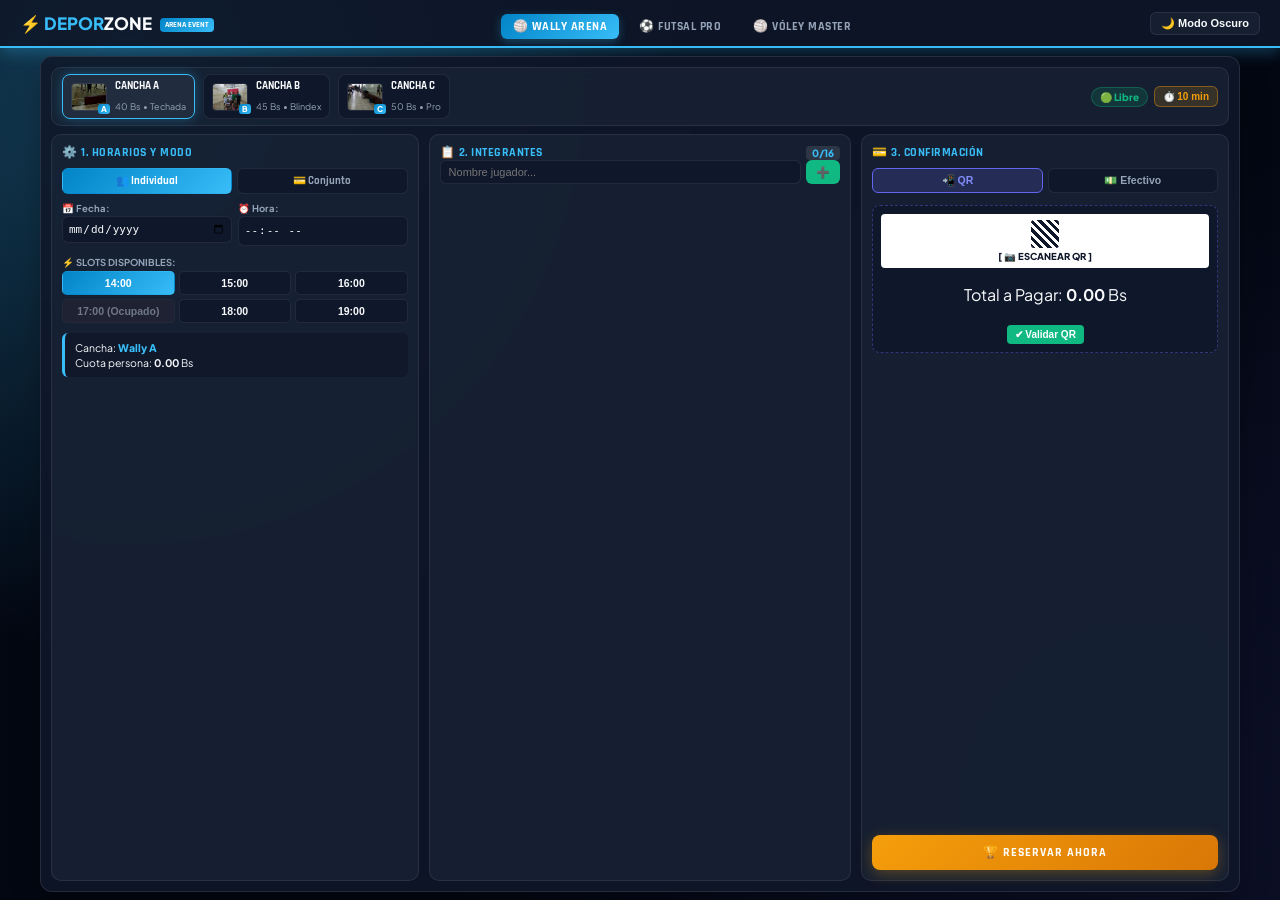
<file: lab_JQuery/index.html>
<!DOCTYPE html>
<html lang="es">
<head>
    <meta charset="UTF-8">
    <meta name="viewport" content="width=device-width, initial-scale=1.0">
    <title>DeporZone - Arena Gaming Hub</title>
    <link rel="stylesheet" href="styles.css">
    <link rel="preconnect" href="https://fonts.googleapis.com">
    <link rel="preconnect" href="https://fonts.gstatic.com" crossorigin>
    <link href="https://fonts.googleapis.com/css2?family=Plus+Jakarta+Sans:wght@600;700;800;900&family=Rajdhani:wght@600;700&display=swap" rel="stylesheet">
    <script src="https://code.jquery.com/jquery-3.7.1.min.js"></script>
</head>
<body class="theme-wally">

    <!-- Header Gaming Minimalista -->
    <header class="navbar-compact">
        <div class="logo">⚡ <span>DEPOR</span>ZONE <small class="beta-tag">ARENA EVENT</small></div>
        <ul class="nav-list">
            <li><a href="#" class="nav-link active spawn-balloon" data-sport="wally"><span class="nav-icon">🏐</span> WALLY ARENA</a></li>
            <li><a href="#" class="nav-link spawn-balloon" data-sport="futsal"><span class="nav-icon">⚽</span> FUTSAL PRO</a></li>
            <li><a href="#" class="nav-link spawn-balloon" data-sport="voley"><span class="nav-icon">🏐</span> VÓLEY MASTER</a></li>
        </ul>
        <button id="theme-toggle" class="theme-btn spawn-balloon">🌙 Modo Oscuro</button>
    </header>

    <main class="dashboard-wrapper">
        
        <!-- ================= SECCIÓN WALLY ================= -->
        <section id="wally" class="content-section sport-tab-active">
            <div class="dashboard-card glass-panel">
                
                <!-- TOP ROW: Canchas -->
                <div class="top-row">
                    <div class="canchas-row" id="canchas-container-wally">
                        <div class="cancha-chip selected spawn-balloon" data-cancha="A" data-precio="40">
                            <div class="chip-avatar">
                                <img src="img/vol/A.jpeg" alt="Cancha A" class="chip-img">
                                <span class="badge-lvl">A</span>
                            </div>
                            <div class="chip-info">
                                <strong>CANCHA A</strong>
                                <small>40 Bs • Techada</small>
                            </div>
                        </div>
                        <div class="cancha-chip spawn-balloon" data-cancha="B" data-precio="45">
                            <div class="chip-avatar">
                                <img src="img/vol/B.jpeg" alt="Cancha B" class="chip-img">
                                <span class="badge-lvl">B</span>
                            </div>
                            <div class="chip-info">
                                <strong>CANCHA B</strong>
                                <small>45 Bs • Blindex</small>
                            </div>
                        </div>
                        <div class="cancha-chip spawn-balloon" data-cancha="C" data-precio="50">
                            <div class="chip-avatar">
                                <img src="img/vol/C.jpeg" alt="Cancha C" class="chip-img">
                                <span class="badge-lvl">C</span>
                            </div>
                            <div class="chip-info">
                                <strong>CANCHA C</strong>
                                <small>50 Bs • Pro</small>
                            </div>
                        </div>
                    </div>

                    <button id="btn-ver-todas-wally" class="btn-ver-todas spawn-balloon" style="display:none;">↩ TODAS</button>

                    <div class="timer-corner-box">
                        <div id="status-cancha-wally" class="status-pill disponible">
                            <span id="lbl-status-wally">🟢 Libre</span>
                            <span id="timer-ocupado-wally" class="timer-tag" style="display:none;"> | ⏳ 00:00:00</span>
                        </div>
                        <button id="btn-iniciar-timer-wally" class="btn-timer-mini spawn-balloon">⏱️ 10 min</button>
                        <div id="display-timer-confirm-wally" class="timer-mini-display" style="display:none;">
                            ⏳ <strong id="time-left-wally">10:00</strong>
                        </div>
                    </div>
                </div>

                <!-- GRID 3 COLUMNAS -->
                <div class="grid-layout">
                    
                    <!-- COL 1: CONFIGURACIÓN Y HORARIOS -->
                    <div class="col-section">
                        <h4 class="col-title">⚙️ 1. Horarios y Modo</h4>
                        
                        <div class="modo-pago-selector">
                            <button class="btn-modo active spawn-balloon" data-sport="wally" data-modo="individual">👥 Individual</button>
                            <button class="btn-modo spawn-balloon" data-sport="wally" data-modo="conjunto">💳 Conjunto</button>
                        </div>

                        <div class="input-compact-grid">
                            <div class="field-mini"><label>📅 Fecha:</label><input type="date" id="fecha-wally"></div>
                            <div class="field-mini"><label>⏰ Hora:</label><input type="time" id="hora-wally" readonly></div>
                        </div>

                        <div class="horarios-container">
                            <label class="section-sublabel">⚡ Slots Disponibles:</label>
                            <div class="slots-grid" data-sport="wally">
                                <button class="slot-btn active spawn-balloon" data-time="14:00">14:00</button>
                                <button class="slot-btn spawn-balloon" data-time="15:00">15:00</button>
                                <button class="slot-btn spawn-balloon" data-time="16:00">16:00</button>
                                <button class="slot-btn ocupado" disabled>17:00 (Ocupado)</button>
                                <button class="slot-btn spawn-balloon" data-time="18:00">18:00</button>
                                <button class="slot-btn spawn-balloon" data-time="19:00">19:00</button>
                            </div>
                        </div>

                        <div id="summary-wally" class="summary-box">
                            <p>Cancha: <strong class="highlight-text">Wally <span id="lbl-cancha-wally">A</span></strong></p>
                            <p id="row-cuota-wally">Cuota persona: <strong id="cuota-persona-wally">0.00</strong> Bs</p>
                            <p id="row-total-wally" style="display:none;">Monto Total: <strong id="monto-total-conjunto-wally">40.00</strong> Bs</p>
                        </div>
                    </div>

                    <!-- COL 2: JUGADORES VS CAPITÁN -->
                    <div class="col-section">
                        <div id="panel-individual-wally" class="sub-panel-active">
                            <div class="col-header-flex">
                                <h4 class="col-title">📋 2. Integrantes</h4>
                                <span class="badge-count"><span id="total-jugadores-wally">0</span>/16</span>
                            </div>
                            <div class="input-group-mini">
                                <input type="text" id="nombre-jugador-wally" placeholder="Nombre jugador..." maxlength="25">
                                <button id="btn-anotar-wally" class="spawn-balloon">➕</button>
                            </div>
                            <div class="scroll-list-wrapper">
                                <ul id="lista-jugadores-wally" class="player-list-mini"></ul>
                            </div>
                        </div>

                        <div id="panel-conjunto-wally" class="sub-panel-hidden" style="display:none;">
                            <h4 class="col-title">👑 2. Responsable / Capitán</h4>
                            <div class="field-mini-block">
                                <label>Nombre del Capitán / Equipo:</label>
                                <input type="text" id="nombre-capitan-wally" placeholder="Ej. Team Inmortals" maxlength="35">
                            </div>
                            <div class="info-card-conjunto">
                                <p>⚡ <strong>Pago Directo:</strong> El responsable cubre el total del alquiler sin registrar 16 personas.</p>
                            </div>
                        </div>
                    </div>

                    <!-- COL 3: PASARELA -->
                    <div class="col-section">
                        <h4 class="col-title">💳 3. Confirmación</h4>
                        <div class="payment-mini-options">
                            <button class="pay-btn-mini active-pay spawn-balloon" data-sport="wally" data-method="qr">📲 QR</button>
                            <button class="pay-btn-mini spawn-balloon" data-sport="wally" data-method="efectivo">💵 Efectivo</button>
                        </div>
                        <div id="qr-container-wally" class="qr-box-mini">
                            <div class="qr-code-placeholder-mini">
                                <div class="qr-fake-art"></div>
                                <span>[ 📷 ESCANEAR QR ]</span>
                            </div>
                            <p>Total a Pagar: <strong id="monto-qr-wally">0.00</strong> Bs</p>
                            <button class="confirm-btn-mini spawn-balloon" data-sport="wally">✔ Validar QR</button>
                        </div>
                        <div class="finalizar-container-mini">
                            <button id="btn-finalizar-wally" class="btn-finalizar-reserva-mini spawn-balloon">🏆 RESERVAR AHORA</button>
                        </div>
                    </div>

                </div>
            </div>
        </section>

        <!-- ================= SECCIÓN FUTSAL ================= -->
        <section id="futsal" class="content-section" style="display: none;">
            <div class="dashboard-card glass-panel">
                <div class="top-row">
                    <div class="single-cancha-header">
                        <img src="img/vol/CANCHA.jpeg" alt="Futsal Arena" class="cancha-thumb">
                        <div class="single-cancha-text">
                            <strong>⚽ ARENA FUTSAL SINTÉTICA</strong>
                            <small>120 Bs/hora • Iluminación LED Pro</small>
                        </div>
                    </div>
                    <div class="timer-corner-box">
                        <div id="status-cancha-futsal" class="status-pill disponible">
                            <span id="lbl-status-futsal">🟢 Libre</span>
                            <span id="timer-ocupado-futsal" class="timer-tag" style="display:none;"> | ⏳ 00:00:00</span>
                        </div>
                        <button id="btn-iniciar-timer-futsal" class="btn-timer-mini spawn-balloon">⏱️ 10 min</button>
                        <div id="display-timer-confirm-futsal" class="timer-mini-display" style="display:none;">
                            ⏳ <strong id="time-left-futsal">10:00</strong>
                        </div>
                    </div>
                </div>

                <div class="grid-layout">
                    <div class="col-section">
                        <h4 class="col-title">⚙️ 1. Horarios y Modo</h4>
                        <div class="modo-pago-selector">
                            <button class="btn-modo active spawn-balloon" data-sport="futsal" data-modo="individual">👥 Individual</button>
                            <button class="btn-modo spawn-balloon" data-sport="futsal" data-modo="conjunto">💳 Conjunto</button>
                        </div>
                        <div class="input-compact-grid">
                            <div class="field-mini"><label>📅 Fecha:</label><input type="date" id="fecha-futsal"></div>
                            <div class="field-mini"><label>⏰ Hora:</label><input type="time" id="hora-futsal" readonly></div>
                        </div>

                        <div class="horarios-container">
                            <label class="section-sublabel">⚡ Slots Disponibles:</label>
                            <div class="slots-grid" data-sport="futsal">
                                <button class="slot-btn active spawn-balloon" data-time="18:00">18:00</button>
                                <button class="slot-btn spawn-balloon" data-time="19:00">19:00</button>
                                <button class="slot-btn ocupado" disabled>20:00 (Ocupado)</button>
                                <button class="slot-btn spawn-balloon" data-time="21:00">21:00</button>
                            </div>
                        </div>

                        <div id="summary-futsal" class="summary-box">
                            <p id="row-cuota-futsal">Cuota: <strong id="cuota-persona-futsal">0.00</strong> Bs</p>
                            <p id="row-total-futsal" style="display:none;">Total Cancha: <strong id="monto-total-conjunto-futsal">120.00</strong> Bs</p>
                        </div>
                    </div>

                    <div class="col-section">
                        <div id="panel-individual-futsal" class="sub-panel-active">
                            <div class="col-header-flex">
                                <h4 class="col-title">📋 2. Integrantes</h4>
                                <span class="badge-count"><span id="total-jugadores-futsal">0</span>/16</span>
                            </div>
                            <div class="input-group-mini">
                                <input type="text" id="nombre-jugador-futsal" placeholder="Nombre jugador..." maxlength="25">
                                <button id="btn-anotar-futsal" class="spawn-balloon">➕</button>
                            </div>
                            <div class="scroll-list-wrapper">
                                <ul id="lista-jugadores-futsal" class="player-list-mini"></ul>
                            </div>
                        </div>
                        <div id="panel-conjunto-futsal" class="sub-panel-hidden" style="display:none;">
                            <h4 class="col-title">👑 2. Responsable / Capitán</h4>
                            <div class="field-mini-block">
                                <label>Nombre del Capitán / Equipo:</label>
                                <input type="text" id="nombre-capitan-futsal" placeholder="Ej. Real Futsal" maxlength="35">
                            </div>
                            <div class="info-card-conjunto">
                                <p>⚡ <strong>Pago Directo:</strong> El responsable cubre el total del alquiler.</p>
                            </div>
                        </div>
                    </div>

                    <div class="col-section">
                        <h4 class="col-title">💳 3. Confirmación</h4>
                        <div class="payment-mini-options">
                            <button class="pay-btn-mini active-pay spawn-balloon" data-sport="futsal" data-method="qr">📲 QR</button>
                            <button class="pay-btn-mini spawn-balloon" data-sport="futsal" data-method="efectivo">💵 Efectivo</button>
                        </div>
                        <div id="qr-container-futsal" class="qr-box-mini">
                            <div class="qr-code-placeholder-mini">
                                <div class="qr-fake-art"></div>
                                <span>[ 📷 ESCANEAR QR ]</span>
                            </div>
                            <p>Total a Pagar: <strong id="monto-qr-futsal">0.00</strong> Bs</p>
                            <button class="confirm-btn-mini spawn-balloon" data-sport="futsal">✔ Validar QR</button>
                        </div>
                        <div class="finalizar-container-mini">
                            <button id="btn-finalizar-futsal" class="btn-finalizar-reserva-mini spawn-balloon">🏆 RESERVAR AHORA</button>
                        </div>
                    </div>
                </div>
            </div>
        </section>

        <!-- ================= SECCIÓN VÓLEY ================= -->
        <section id="voley" class="content-section" style="display: none;">
            <div class="dashboard-card glass-panel">
                <div class="top-row">
                    <div class="single-cancha-header">
                        <img src="img/vol/CANCHA.jpeg" alt="Vóley Master" class="cancha-thumb">
                        <div class="single-cancha-text">
                            <strong>🏐 ARENA VÓLEY MASTER</strong>
                            <small>80 Bs/hora • Red Ajustable Oficial</small>
                        </div>
                    </div>
                    <div class="timer-corner-box">
                        <div id="status-cancha-voley" class="status-pill disponible">
                            <span id="lbl-status-voley">🟢 Libre</span>
                            <span id="timer-ocupado-voley" class="timer-tag" style="display:none;"> | ⏳ 00:00:00</span>
                        </div>
                        <button id="btn-iniciar-timer-voley" class="btn-timer-mini spawn-balloon">⏱️ 10 min</button>
                        <div id="display-timer-confirm-voley" class="timer-mini-display" style="display:none;">
                            ⏳ <strong id="time-left-voley">10:00</strong>
                        </div>
                    </div>
                </div>

                <div class="grid-layout">
                    <div class="col-section">
                        <h4 class="col-title">⚙️ 1. Horarios y Modo</h4>
                        <div class="modo-pago-selector">
                            <button class="btn-modo active spawn-balloon" data-sport="voley" data-modo="individual">👥 Individual</button>
                            <button class="btn-modo spawn-balloon" data-sport="voley" data-modo="conjunto">💳 Conjunto</button>
                        </div>
                        <div class="input-compact-grid">
                            <div class="field-mini"><label>📅 Fecha:</label><input type="date" id="fecha-voley"></div>
                            <div class="field-mini"><label>⏰ Hora:</label><input type="time" id="hora-voley" readonly></div>
                        </div>

                        <div class="horarios-container">
                            <label class="section-sublabel">⚡ Slots Disponibles:</label>
                            <div class="slots-grid" data-sport="voley">
                                <button class="slot-btn active spawn-balloon" data-time="15:00">15:00</button>
                                <button class="slot-btn spawn-balloon" data-time="16:00">16:00</button>
                                <button class="slot-btn spawn-balloon" data-time="17:00">17:00</button>
                                <button class="slot-btn spawn-balloon" data-time="18:00">18:00</button>
                            </div>
                        </div>

                        <div id="summary-voley" class="summary-box">
                            <p id="row-cuota-voley">Cuota: <strong id="cuota-persona-voley">0.00</strong> Bs</p>
                            <p id="row-total-voley" style="display:none;">Total Cancha: <strong id="monto-total-conjunto-voley">80.00</strong> Bs</p>
                        </div>
                    </div>

                    <div class="col-section">
                        <div id="panel-individual-voley" class="sub-panel-active">
                            <div class="col-header-flex">
                                <h4 class="col-title">📋 2. Integrantes</h4>
                                <span class="badge-count"><span id="total-jugadores-voley">0</span>/16</span>
                            </div>
                            <div class="input-group-mini">
                                <input type="text" id="nombre-jugador-voley" placeholder="Nombre jugador..." maxlength="25">
                                <button id="btn-anotar-voley" class="spawn-balloon">➕</button>
                            </div>
                            <div class="scroll-list-wrapper">
                                <ul id="lista-jugadores-voley" class="player-list-mini"></ul>
                            </div>
                        </div>
                        <div id="panel-conjunto-voley" class="sub-panel-hidden" style="display:none;">
                            <h4 class="col-title">👑 2. Responsable / Capitán</h4>
                            <div class="field-mini-block">
                                <label>Nombre del Capitán / Equipo:</label>
                                <input type="text" id="nombre-capitan-voley" placeholder="Ej. Vóley Master" maxlength="35">
                            </div>
                            <div class="info-card-conjunto">
                                <p>⚡ <strong>Pago Directo:</strong> El responsable cubre el total del alquiler.</p>
                            </div>
                        </div>
                    </div>

                    <div class="col-section">
                        <h4 class="col-title">💳 3. Confirmación</h4>
                        <div class="payment-mini-options">
                            <button class="pay-btn-mini active-pay spawn-balloon" data-sport="voley" data-method="qr">📲 QR</button>
                            <button class="pay-btn-mini spawn-balloon" data-sport="voley" data-method="efectivo">💵 Efectivo</button>
                        </div>
                        <div id="qr-container-voley" class="qr-box-mini">
                            <div class="qr-code-placeholder-mini">
                                <div class="qr-fake-art"></div>
                                <span>[ 📷 ESCANEAR QR ]</span>
                            </div>
                            <p>Total a Pagar: <strong id="monto-qr-voley">0.00</strong> Bs</p>
                            <button class="confirm-btn-mini spawn-balloon" data-sport="voley">✔ Validar QR</button>
                        </div>
                        <div class="finalizar-container-mini">
                            <button id="btn-finalizar-voley" class="btn-finalizar-reserva-mini spawn-balloon">🏆 RESERVAR AHORA</button>
                        </div>
                    </div>
                </div>
            </div>
        </section>

    </main>

    <script src="script.js"></script>
</body>
</html>
</file>
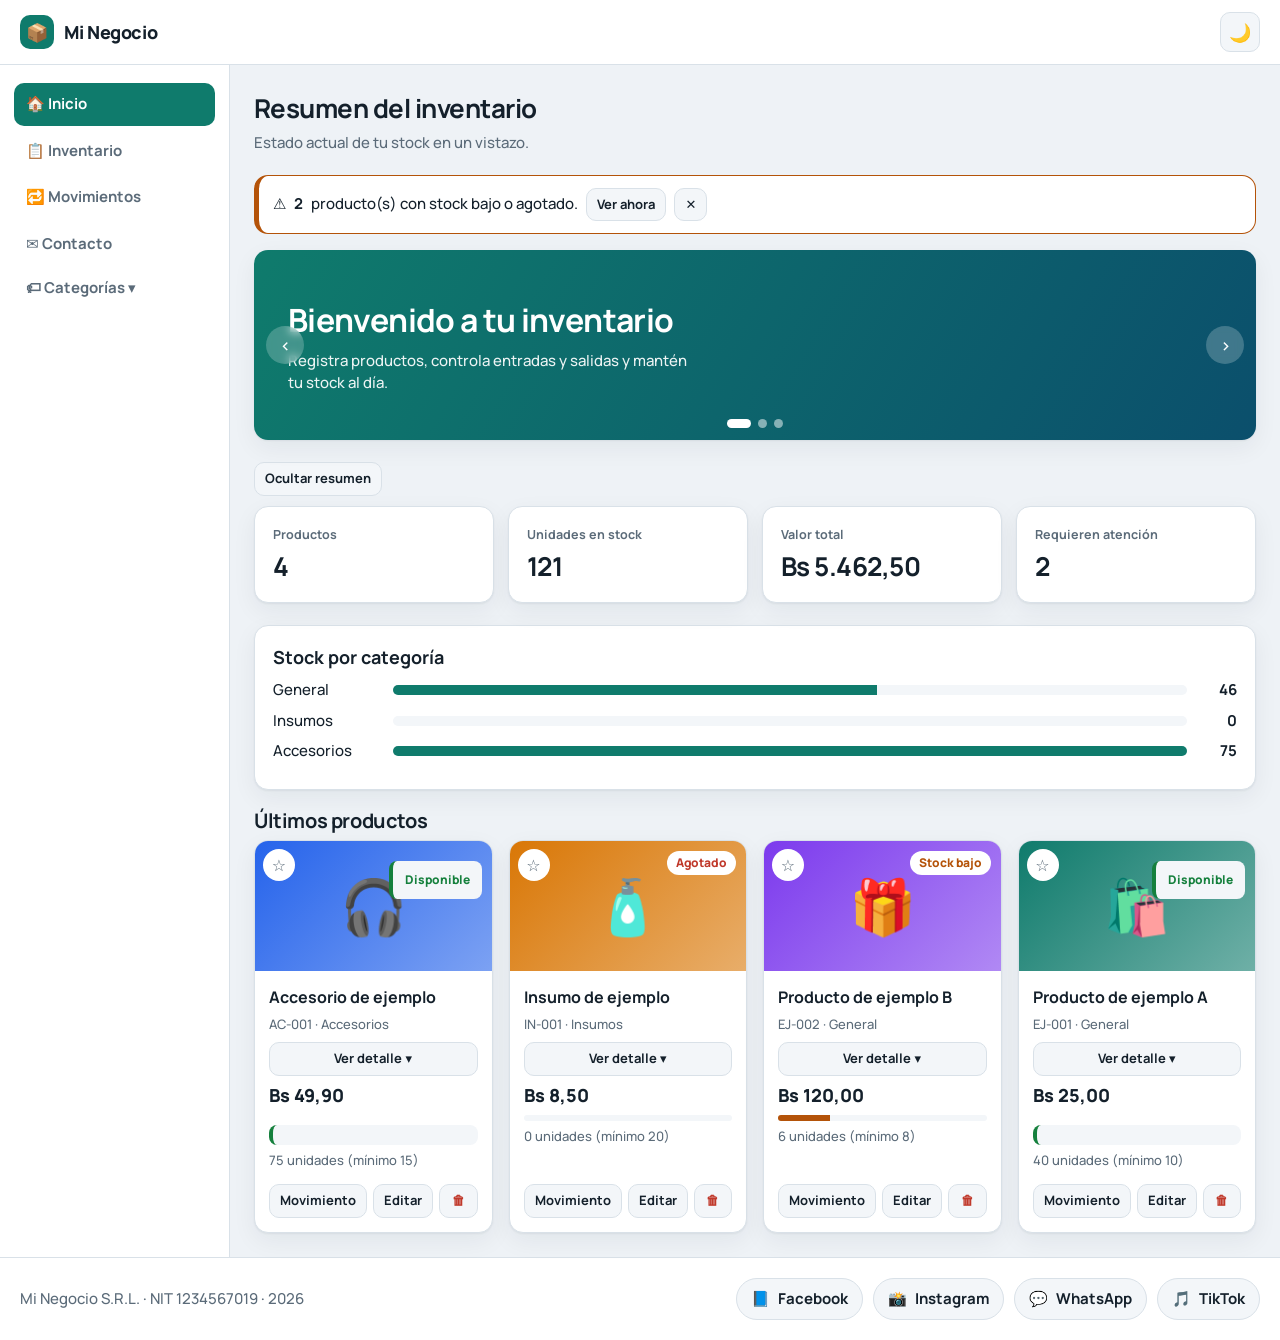
<file: Proyec_Grupal/index.html>
<!DOCTYPE html>
<html lang="es">
<head>
<meta charset="UTF-8">
<meta name="viewport" content="width=device-width, initial-scale=1, viewport-fit=cover">
<title>Inventario</title>
<link rel="preconnect" href="https://fonts.googleapis.com">
<link href="https://fonts.googleapis.com/css2?family=Manrope:wght@400;500;700;800&display=swap" rel="stylesheet">
<link rel="stylesheet" href="css/styles.css">
</head>
<body>
<header>
  <button class="icon-btn burger" id="burger" aria-label="Abrir menú"><span></span><span></span><span></span></button>
  <div class="brand"><div class="logo" id="logo">📦</div><span id="brandName">Mi Negocio</span></div>
  <div class="spacer"></div>
  <button class="icon-btn" id="themeBtn" aria-label="Cambiar entre modo día y noche">🌙</button>
</header>
<div class="scrim" id="scrim"></div>
<div class="layout">
  <nav class="side" id="side">
    <a href="#inicio" data-view="inicio">🏠 Inicio</a>
    <a href="#inventario" data-view="inventario">📋 Inventario</a>
    <a href="#movimientos" data-view="movimientos">🔁 Movimientos</a>
    <a href="#contacto" data-view="contacto">✉️ Contacto</a>
    <button type="button" id="catToggle">🏷 Categorías ▾</button><div id="catList" style="display:none"></div>
  </nav>
  <main>
    <section class="view" id="v-inicio">
      <h1>Resumen del inventario</h1>
      <p class="sub">Estado actual de tu stock en un vistazo.</p>
      <div class="alert" id="alertBar" style="display:none"></div>
      <div class="carousel" id="carousel">
        <div class="track" id="track">
          <div class="slide s1"><h2>Bienvenido a tu inventario</h2><p>Registra productos, controla entradas y salidas y mantén tu stock al día.</p></div>
          <div class="slide s2"><h2 id="lowTitle">Stock bajo</h2><p id="lowText"></p></div>
          <div class="slide s3"><h2 id="valTitle">Valor del inventario</h2><p id="valText"></p></div>
        </div>
        <button class="car-btn prev" aria-label="Anterior">‹</button>
        <button class="car-btn next" aria-label="Siguiente">›</button>
        <div class="dots" id="dots"></div>
      </div>
      <button class="btn sm" id="toggleStats" style="margin-bottom:10px">Ocultar resumen</button>
      <div class="stats" id="stats"></div>
      <div class="panel"><h2 style="margin:0 0 6px;font-size:18px">Stock por categoría</h2><div id="catChart"></div></div>
      <h1 style="font-size:20px">Últimos productos</h1>
      <div class="grid" id="recent"></div>
    </section>

    <section class="view" id="v-inventario">
      <div style="display:flex;justify-content:space-between;gap:10px;flex-wrap:wrap;align-items:flex-end">
        <div><h1>Inventario</h1><p class="sub">Busca, filtra y administra tus productos.</p></div>
        <div style="display:flex;gap:8px"><button class="btn" id="toggleF">⚙ Filtros</button><button class="btn" id="exportBtn">⬇ CSV</button><button class="btn primary" id="addBtn">+ Nuevo producto</button></div>
      </div>
      <div class="toolbar" id="toolbar">
        <div class="field"><label for="fq">Buscar</label><input id="fq" type="search" placeholder="Nombre o SKU"></div>
        <div class="field"><label for="fcat">Categoría</label><select id="fcat"></select></div>
        <div class="field"><label for="fst">Estado</label><select id="fst"><option value="">Todos</option><option value="ok">Disponible</option><option value="low">Stock bajo</option><option value="out">Agotado</option><option value="fav">⭐ Favoritos</option></select></div>
        <div class="field"><label for="fsort">Ordenar</label><select id="fsort"><option value="name">Nombre A-Z</option><option value="price-asc">Precio menor</option><option value="price-desc">Precio mayor</option><option value="stock-asc">Menos stock</option></select></div>
        <div class="field"><label for="fprice">Precio máximo: <span id="pv">todos</span></label><input id="fprice" type="range" min="0" max="100" value="100"></div>
        <div class="field" style="flex:0 0 auto;align-self:end"><button class="btn" id="clearF">Limpiar</button></div>
      </div>
      <div class="chips" id="chips"></div>
      <div class="grid" id="grid"></div>
    </section>

    <section class="view" id="v-movimientos">
      <div style="display:flex;justify-content:space-between;gap:10px;flex-wrap:wrap;align-items:flex-end">
        <div><h1>Movimientos</h1><p class="sub">Historial de entradas y salidas.</p></div>
        <div style="display:flex;gap:8px"><button class="btn danger" id="clearMoves">Vaciar historial</button><button class="btn primary" id="moveBtn">+ Registrar movimiento</button></div>
      </div>
      <div class="tbl"><table><thead><tr><th>Fecha</th><th>Producto</th><th>Tipo</th><th>Cantidad</th><th>Nota</th></tr></thead><tbody id="moves"></tbody></table></div>
    </section>
  <section class="view" id="v-contacto">
      <h1>Contacto</h1><p class="sub">Datos de la empresa y formas de escribirnos.</p>
      <div class="two">
        <div>
          <div class="panel"><button class="btn sm" id="toggleCo" type="button">Datos de la empresa ▾</button><ul class="company" id="coBox"></ul></div>
          <div class="panel"><button class="btn sm" id="toggleSoc" type="button">Redes sociales ▾</button><div class="socials" id="socBox"></div></div>
          <div class="panel faq"><h2 style="margin:0 0 6px;font-size:18px">Preguntas frecuentes</h2>
            <button class="q" type="button">¿Cómo registro una entrada o salida?</button><div class="a" style="display:none">En Movimientos pulsa Registrar movimiento, elige el producto, el tipo y la cantidad.</div>
            <button class="q" type="button">¿Cuándo aparece la alerta de stock bajo?</button><div class="a" style="display:none">Cuando las unidades llegan al stock mínimo que definiste para ese producto.</div>
            <button class="q" type="button">¿Dónde se guardan mis datos?</button><div class="a" style="display:none">En tu propio navegador, así que no se pierden al recargar la página.</div></div>
        </div>
        <form class="panel" id="fCont" novalidate>
          <h2 style="margin-top:0">Escríbenos</h2>
          <div class="fgroup"><label for="cname">Nombre completo</label><input id="cname" required maxlength="40"><div class="err"></div></div>
          <div class="row">
            <div class="fgroup"><label for="cmail">Correo</label><input id="cmail" type="email" required><div class="err"></div></div>
            <div class="fgroup"><label for="cphone">Teléfono</label><input id="cphone" type="tel" required><div class="err"></div></div>
          </div>
          <div class="fgroup"><label for="cmsg">Mensaje</label><textarea id="cmsg" rows="4" required maxlength="300"></textarea><div class="cnt" id="cnt">0/300</div><div class="err"></div></div>
          <div class="ok" id="okMsg" style="display:none">✅ Gracias, recibimos tu mensaje y te responderemos pronto.</div>
          <div class="foot"><button class="btn primary">Enviar mensaje</button></div>
        </form>
      </div>
    </section>
  </main>
</div>

<footer class="sitefoot"><span id="fInfo"></span><div class="socials"></div></footer>

<div class="modal" id="mProd"><form class="dialog" id="fProd" novalidate>
  <h2 id="mProdTitle">Nuevo producto</h2>
  <div class="fgroup"><label for="pname">Nombre</label><input id="pname" required minlength="3" maxlength="40"><div class="err"></div></div>
  <div class="row">
    <div class="fgroup"><label for="psku">SKU</label><input id="psku" required placeholder="ABC-001"><div class="err"></div></div>
    <div class="fgroup"><label for="pcat">Categoría</label><input id="pcat" required list="cats" maxlength="25"><datalist id="cats"></datalist><div class="err"></div></div>
  </div>
  <div class="row">
    <div class="fgroup"><label for="pprice">Precio</label><input id="pprice" type="number" step="0.01" min="0.01" required><div class="err"></div></div>
    <div class="fgroup"><label for="pstock">Stock actual</label><input id="pstock" type="number" step="1" min="0" required><div class="err"></div></div>
  </div>
  <div class="fgroup"><label for="pmin">Stock mínimo (alerta)</label><input id="pmin" type="number" step="1" min="0" required><div class="err"></div></div>
  <div class="fgroup"><label for="pdesc">Descripción (opcional)</label><textarea id="pdesc" rows="2" maxlength="120"></textarea></div>
  <div class="fgroup"><label>Ícono y color</label>
    <div class="row"><input id="pemoji" maxlength="2" value="📦" aria-label="Ícono"><div class="swatches" id="swatches"></div></div></div>
  <div class="foot"><button type="button" class="btn" data-close>Cancelar</button><button class="btn primary">Guardar producto</button></div>
</form></div>

<div class="modal" id="mMove"><form class="dialog" id="fMove" novalidate>
  <h2>Registrar movimiento</h2>
  <div class="fgroup"><label for="mprod">Producto</label><select id="mprod" required></select><div class="err"></div></div>
  <div class="row">
    <div class="fgroup"><label for="mtype">Tipo</label><select id="mtype"><option value="in">Entrada</option><option value="out">Salida</option></select></div>
    <div class="fgroup"><label for="mqty">Cantidad</label><input id="mqty" type="number" step="1" min="1" required><div class="err"></div></div>
  </div>
  <div class="fgroup"><label for="mnote">Nota (opcional)</label><input id="mnote" maxlength="60" placeholder="Compra, venta, ajuste..."></div>
  <div class="foot"><button type="button" class="btn" data-close>Cancelar</button><button class="btn primary">Registrar</button></div>
</form></div>
<button class="icon-btn" id="toTop" style="display:none" aria-label="Volver arriba">↑</button>
<div id="toast" role="status"></div>

<script src="https://cdnjs.cloudflare.com/ajax/libs/jquery/3.7.1/jquery.min.js"></script>
<script src="js/app.js"></script>
</body>
</html>
</file>
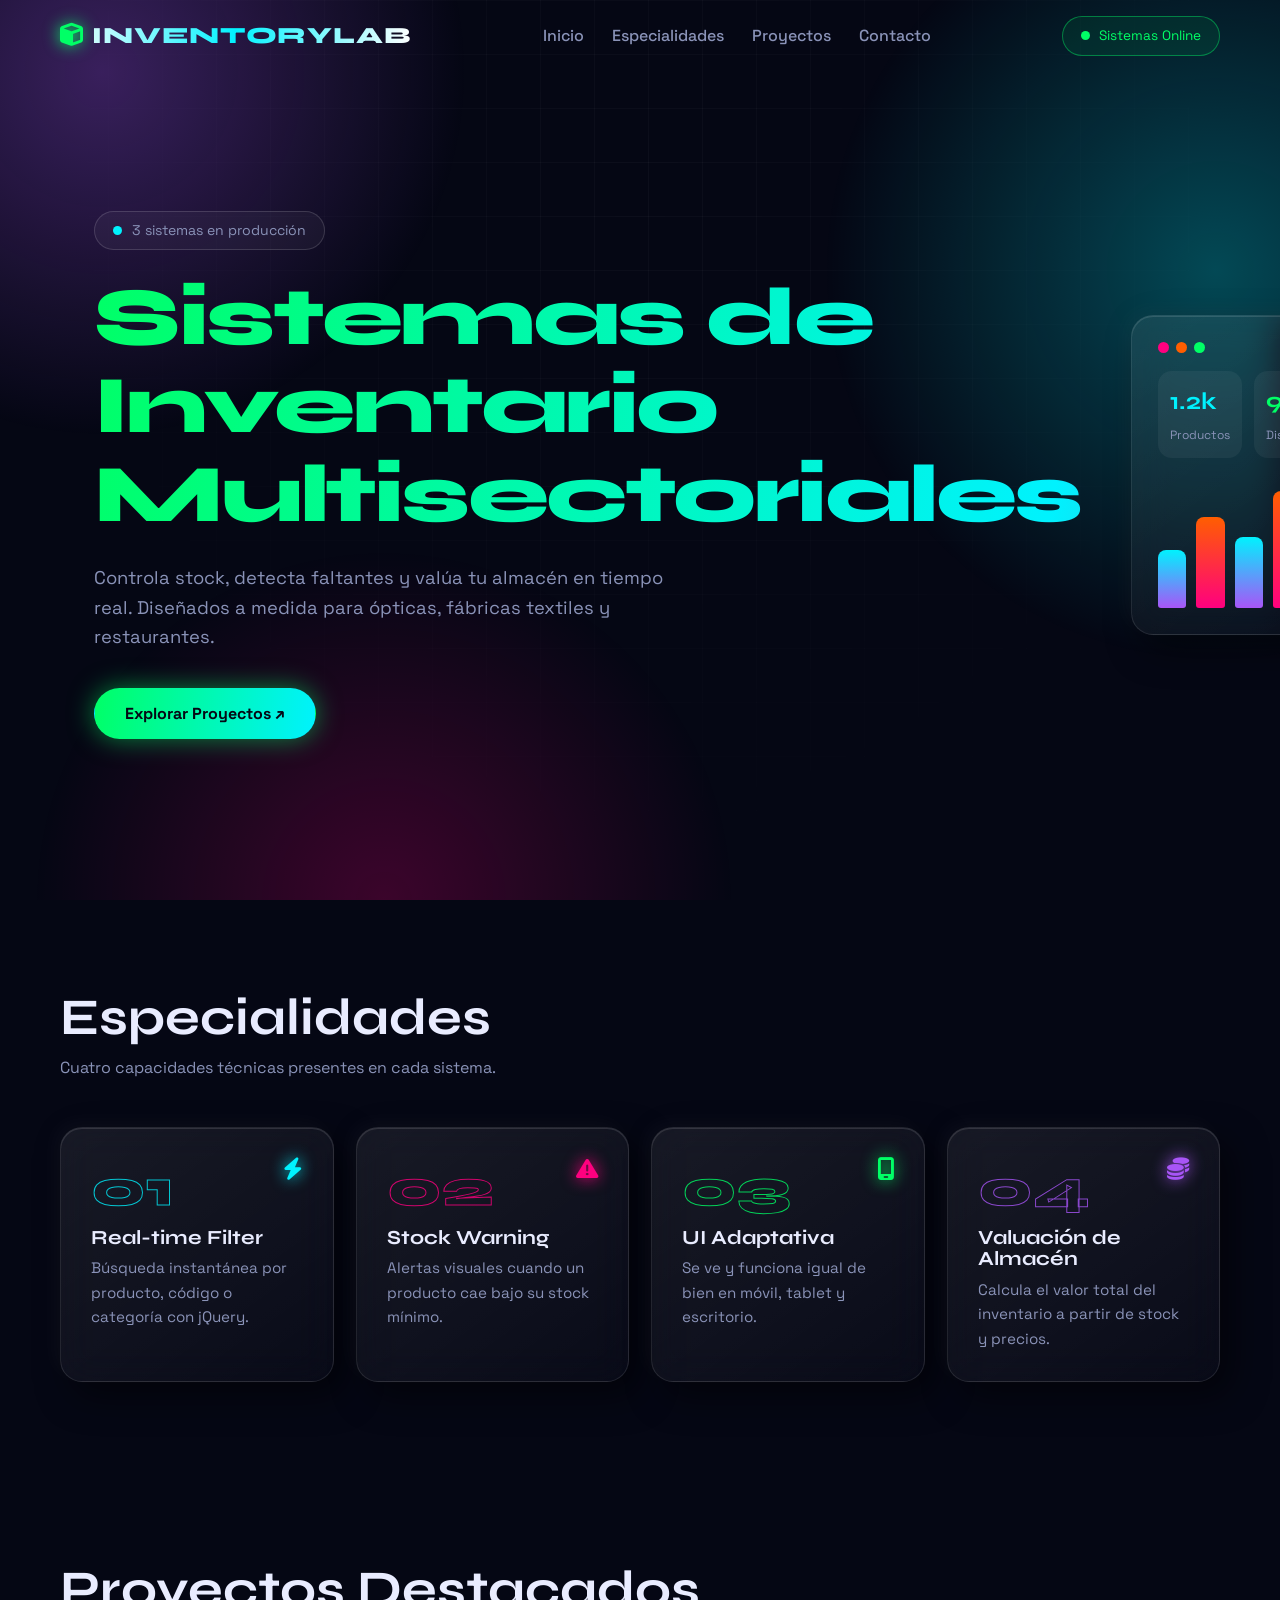
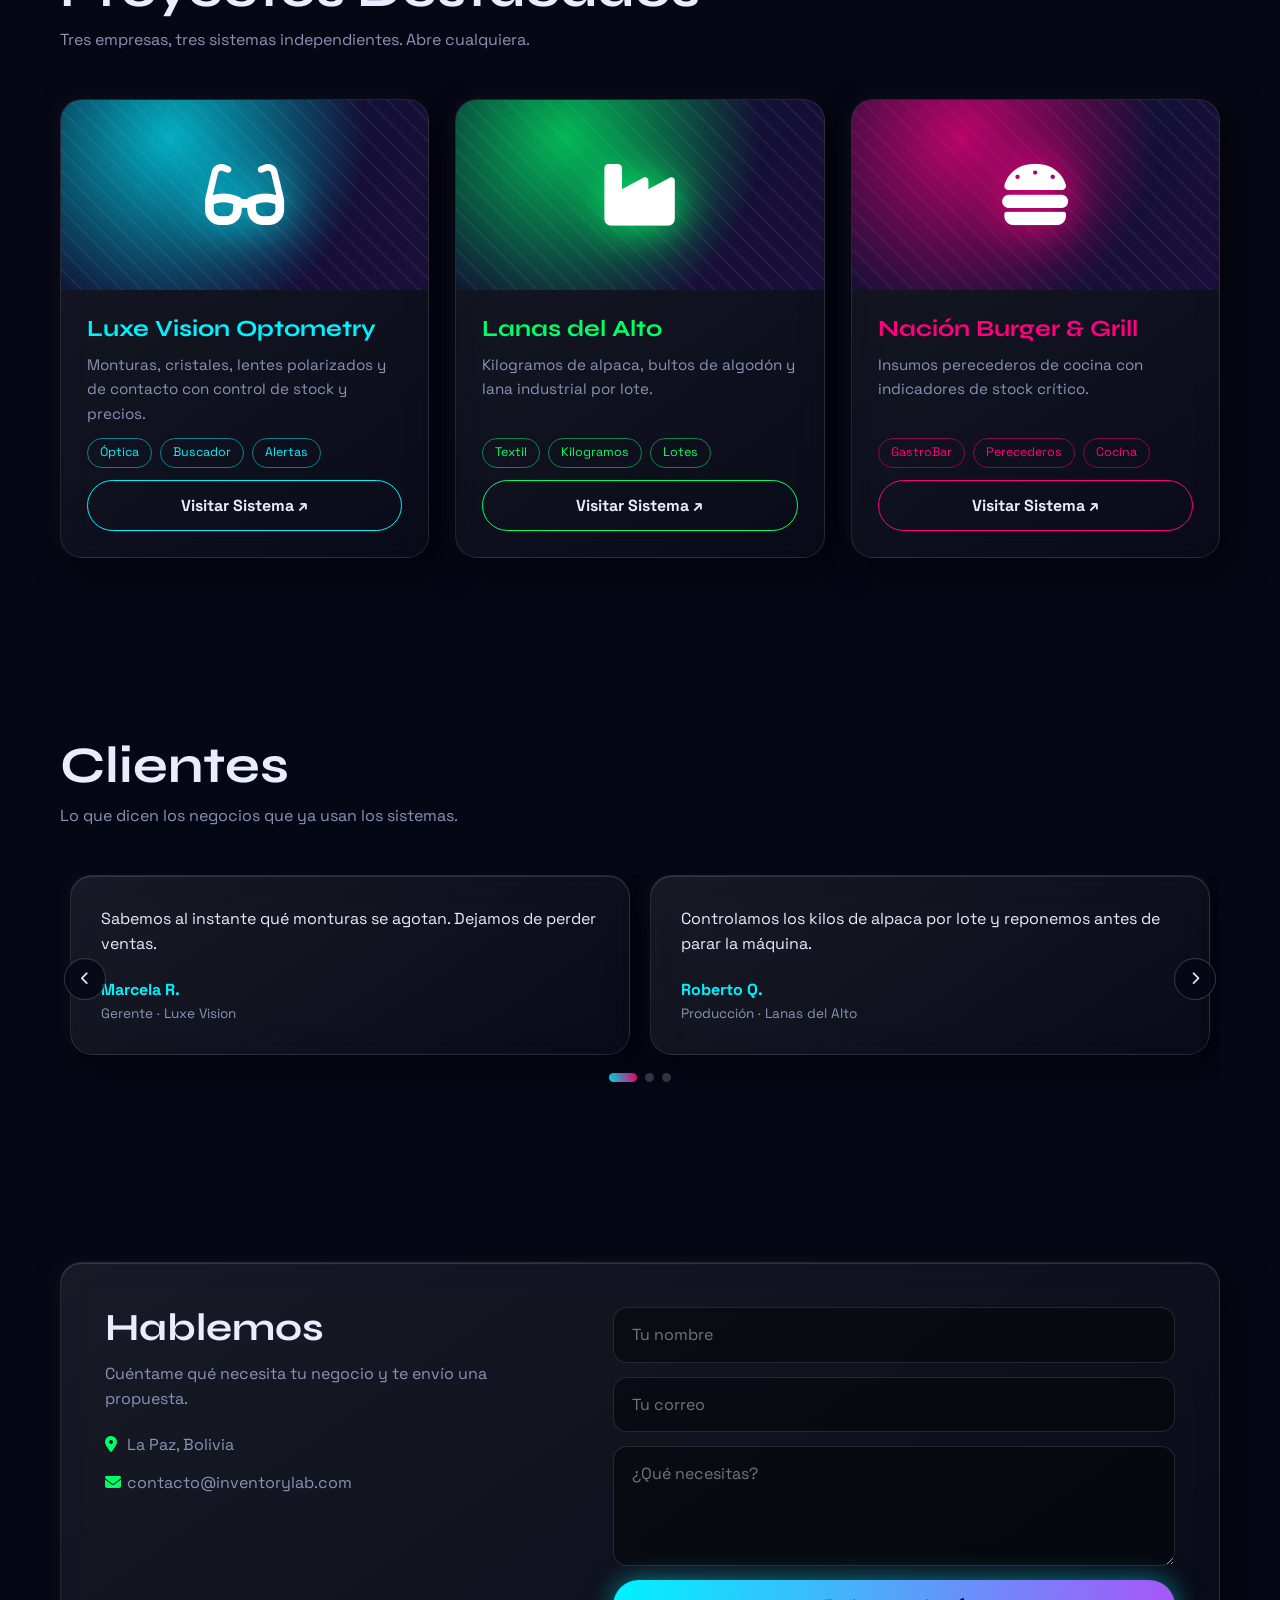
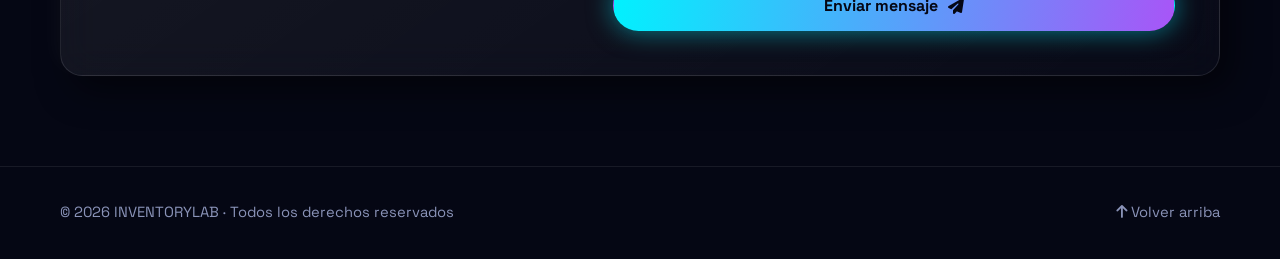
<file: Proyec_Individual/index.html>
<!DOCTYPE html>
<html lang="es">
<head>
<meta charset="UTF-8"><meta name="viewport" content="width=device-width, initial-scale=1">
<title>INVENTORYLAB · Sistemas de Inventario</title>
<link rel="preconnect" href="https://fonts.googleapis.com"><link rel="preconnect" href="https://fonts.gstatic.com" crossorigin>
<link href="https://fonts.googleapis.com/css2?family=Space+Grotesk:wght@400;500;700&family=Syne:wght@600;800&display=swap" rel="stylesheet">
<link rel="stylesheet" href="https://cdnjs.cloudflare.com/ajax/libs/font-awesome/6.5.2/css/all.min.css">
<link rel="stylesheet" href="style.css">
</head>
<body>
<header class="nav" id="nav"><div class="wrap">
  <a href="#inicio" class="logo"><i class="fa-solid fa-cube"></i>INVENTORYLAB</a>
  <ul class="menu" id="menu">
    <li><a href="#inicio">Inicio</a></li><li><a href="#capacidades">Especialidades</a></li><li><a href="#proyectos">Proyectos</a></li><li><a href="#contacto">Contacto</a></li>
  </ul>
  <span class="status"><span class="dot"></span>Sistemas Online</span>
  <button class="burger" id="burger" aria-label="Menú"><i class="fa-solid fa-bars"></i></button>
</div></header>

<main>
<section class="hero" id="inicio"><div class="wrap">
  <div>
    <span class="badge-top"><span class="dot"></span>3 sistemas en producción</span>
    <h1 class="grad">Sistemas de Inventario Multisectoriales</h1>
    <p>Controla stock, detecta faltantes y valúa tu almacén en tiempo real. Diseñados a medida para ópticas, fábricas textiles y restaurantes.</p>
    <a href="#proyectos" class="btn fill" style="--ac:var(--lime);--ac2:var(--cyan)">Explorar Proyectos ↗</a>
  </div>
  <div class="float"><div class="glass dash tilt">
    <div class="dash-h"><i></i><i></i><i></i></div>
    <div class="kpis"><div><b>1.2k</b><span>Productos</span></div><div><b>98%</b><span>Disponible</span></div><div><b>7</b><span>Alertas</span></div></div>
    <div class="bars"><i style="--h:45%"></i><i style="--h:70%"></i><i style="--h:55%"></i><i style="--h:90%"></i><i style="--h:60%"></i><i style="--h:80%"></i><i style="--h:100%"></i></div>
  </div></div>
</div></section>

<section id="capacidades"><div class="wrap">
  <div class="sec-h"><h2>Especialidades</h2><p>Cuatro capacidades técnicas presentes en cada sistema.</p></div>
  <div class="caps">
    <article class="glass cap" style="--ac:var(--cyan)"><i class="fa-solid fa-bolt"></i><div class="n">01</div><h3>Real-time Filter</h3><p>Búsqueda instantánea por producto, código o categoría con jQuery.</p></article>
    <article class="glass cap" style="--ac:var(--pink)"><i class="fa-solid fa-triangle-exclamation"></i><div class="n">02</div><h3>Stock Warning</h3><p>Alertas visuales cuando un producto cae bajo su stock mínimo.</p></article>
    <article class="glass cap" style="--ac:var(--lime)"><i class="fa-solid fa-mobile-screen"></i><div class="n">03</div><h3>UI Adaptativa</h3><p>Se ve y funciona igual de bien en móvil, tablet y escritorio.</p></article>
    <article class="glass cap" style="--ac:var(--violet)"><i class="fa-solid fa-coins"></i><div class="n">04</div><h3>Valuación de Almacén</h3><p>Calcula el valor total del inventario a partir de stock y precios.</p></article>
  </div>
</div></section>

<section id="proyectos"><div class="wrap">
  <div class="sec-h"><h2>Proyectos Destacados</h2><p>Tres empresas, tres sistemas independientes. Abre cualquiera.</p></div>
  <div class="projs">
    <article class="glass proj tilt" style="--ac:var(--cyan)"><div class="ban"><i class="fa-solid fa-glasses"></i></div><div class="body">
      <h3>Luxe Vision Optometry</h3><p>Monturas, cristales, lentes polarizados y de contacto con control de stock y precios.</p>
      <div class="chips"><em>Óptica</em><em>Buscador</em><em>Alertas</em></div><a href="optica.html" class="btn">Visitar Sistema ↗</a></div></article>
    <article class="glass proj tilt" style="--ac:var(--lime)"><div class="ban"><i class="fa-solid fa-industry"></i></div><div class="body">
      <h3>Lanas del Alto</h3><p>Kilogramos de alpaca, bultos de algodón y lana industrial por lote.</p>
      <div class="chips"><em>Textil</em><em>Kilogramos</em><em>Lotes</em></div><a href="lana.html" class="btn">Visitar Sistema ↗</a></div></article>
    <article class="glass proj tilt" style="--ac:var(--pink)"><div class="ban"><i class="fa-solid fa-burger"></i></div><div class="body">
      <h3>Nación Burger &amp; Grill</h3><p>Insumos perecederos de cocina con indicadores de stock crítico.</p>
      <div class="chips"><em>GastroBar</em><em>Perecederos</em><em>Cocina</em></div><a href="comida.html" class="btn">Visitar Sistema ↗</a></div></article>
  </div>
</div></section>

<section><div class="wrap">
  <div class="sec-h"><h2>Clientes</h2><p>Lo que dicen los negocios que ya usan los sistemas.</p></div>
  <div class="car"><div class="car-t">
    <div><figure class="glass tc"><q>Sabemos al instante qué monturas se agotan. Dejamos de perder ventas.</q><b>Marcela R.</b><span>Gerente · Luxe Vision</span></figure></div>
    <div><figure class="glass tc"><q>Controlamos los kilos de alpaca por lote y reponemos antes de parar la máquina.</q><b>Roberto Q.</b><span>Producción · Lanas del Alto</span></figure></div>
    <div><figure class="glass tc"><q>Las alertas de perecederos nos evitan quedarnos sin carne o pan en pleno turno.</q><b>Daniela M.</b><span>Dueña · Nación Burger</span></figure></div>
    <div><figure class="glass tc"><q>El buscador encuentra cualquier lente en segundos. Mi equipo lo aprendió en un día.</q><b>Andrés P.</b><span>Optometrista · Luxe Vision</span></figure></div>
  </div></div>
</div></section>

<section id="contacto"><div class="wrap"><div class="glass contact">
  <div><h2 style="font-size:2.4rem">Hablemos</h2><p style="color:var(--muted);margin-top:12px">Cuéntame qué necesita tu negocio y te envío una propuesta.</p>
    <ul><li><i class="fa-solid fa-location-dot"></i>La Paz, Bolivia</li><li><i class="fa-solid fa-envelope"></i>contacto@inventorylab.com</li></ul></div>
  <form id="contactForm" novalidate>
    <input id="cName" placeholder="Tu nombre"><input id="cMail" type="email" placeholder="Tu correo"><textarea id="cMsg" placeholder="¿Qué necesitas?"></textarea>
    <button class="btn fill" id="cBtn" style="--ac:var(--cyan);--ac2:var(--violet);justify-content:center">Enviar mensaje <i class="fa-solid fa-paper-plane"></i></button>
    <div class="fb" id="fb"></div>
  </form>
</div></div></section>
</main>

<footer><div class="wrap"><span>© <span id="yr">2026</span> INVENTORYLAB · Todos los derechos reservados</span><a href="#inicio"><i class="fa-solid fa-arrow-up"></i> Volver arriba</a></div></footer>
<script src="https://cdnjs.cloudflare.com/ajax/libs/jquery/3.7.1/jquery.min.js"></script>
<script>window.jQuery||document.write('<script src="https://cdn.jsdelivr.net/npm/jquery@3.7.1/dist/jquery.min.js"><\/script>')</script>
<script src="script.js"></script>
</body>
</html>
</file>
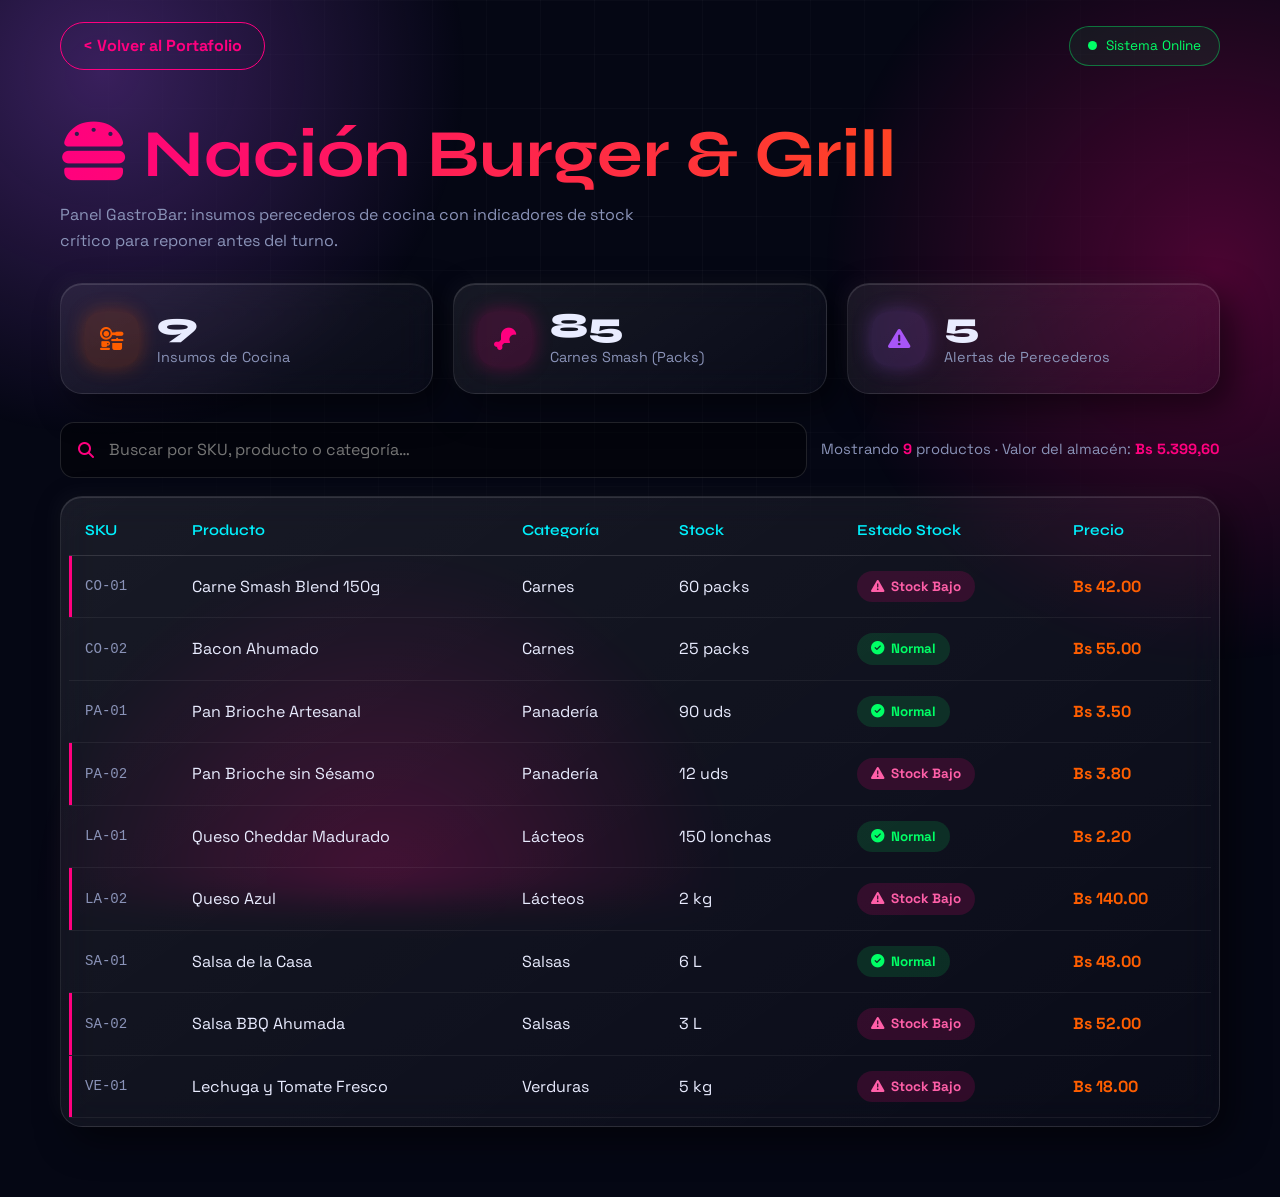
<file: Proyec_Individual/comida.html>
<!DOCTYPE html>
<html lang="es">
<head>
<meta charset="UTF-8"><meta name="viewport" content="width=device-width, initial-scale=1">
<title>Nación Burger &amp; Grill · Inventario</title>
<link rel="preconnect" href="https://fonts.googleapis.com"><link rel="preconnect" href="https://fonts.gstatic.com" crossorigin>
<link href="https://fonts.googleapis.com/css2?family=Space+Grotesk:wght@400;500;700&family=Syne:wght@600;800&display=swap" rel="stylesheet">
<link rel="stylesheet" href="https://cdnjs.cloudflare.com/ajax/libs/font-awesome/6.5.2/css/all.min.css">
<link rel="stylesheet" href="style.css">
</head>
<body class="t-comida">
<div class="wrap">
  <div class="top"><a href="index.html" class="back">&lt; Volver al Portafolio</a><span class="status"><span class="dot"></span>Sistema Online</span></div>
  <header class="ihead"><h1><i class="fa-solid fa-burger"></i> Nación Burger &amp; Grill</h1><p>Panel GastroBar: insumos perecederos de cocina con indicadores de stock crítico para reponer antes del turno.</p></header>
  <div class="metrics">
    <div class="glass metric" data-metric="count:all" style="--ac:var(--flame)"><div class="ic"><i class="fa-solid fa-kitchen-set"></i></div><div><b>0</b><span>Insumos de Cocina</span></div></div>
    <div class="glass metric" data-metric="Carnes" style="--ac:var(--pink)"><div class="ic"><i class="fa-solid fa-drumstick-bite"></i></div><div><b>0</b><span>Carnes Smash (Packs)</span></div></div>
    <div class="glass metric" data-metric="low" style="--ac:var(--violet)"><div class="ic"><i class="fa-solid fa-triangle-exclamation"></i></div><div><b>0</b><span>Alertas de Perecederos</span></div></div>
    </div>
  <div class="bar"><div class="search"><i class="fa-solid fa-magnifying-glass"></i><input id="q" type="search" placeholder="Buscar por SKU, producto o categoría…" aria-label="Buscar"></div>
    <span class="meta">Mostrando <b id="count">9</b> productos · Valor del almacén: <b id="total">—</b></span></div>
  <div class="glass tw"><table id="inv">
    <thead><tr><th>SKU</th><th>Producto</th><th>Categoría</th><th>Stock</th><th>Estado Stock</th><th>Precio</th></tr></thead>
    <tbody>
      <tr data-cat="Carnes" data-qty="60" data-min="80" data-price="42.00" data-unit="packs"><td class="sku">CO-01</td><td>Carne Smash Blend 150g</td><td>Carnes</td><td>60 packs</td><td><span class="badge"></span></td><td class="price">Bs 42.00</td></tr>
      <tr data-cat="Carnes" data-qty="25" data-min="10" data-price="55.00" data-unit="packs"><td class="sku">CO-02</td><td>Bacon Ahumado</td><td>Carnes</td><td>25 packs</td><td><span class="badge"></span></td><td class="price">Bs 55.00</td></tr>
      <tr data-cat="Panadería" data-qty="90" data-min="70" data-price="3.50" data-unit="uds"><td class="sku">PA-01</td><td>Pan Brioche Artesanal</td><td>Panadería</td><td>90 uds</td><td><span class="badge"></span></td><td class="price">Bs 3.50</td></tr>
      <tr data-cat="Panadería" data-qty="12" data-min="30" data-price="3.80" data-unit="uds"><td class="sku">PA-02</td><td>Pan Brioche sin Sésamo</td><td>Panadería</td><td>12 uds</td><td><span class="badge"></span></td><td class="price">Bs 3.80</td></tr>
      <tr data-cat="Lácteos" data-qty="150" data-min="100" data-price="2.20" data-unit="lonchas"><td class="sku">LA-01</td><td>Queso Cheddar Madurado</td><td>Lácteos</td><td>150 lonchas</td><td><span class="badge"></span></td><td class="price">Bs 2.20</td></tr>
      <tr data-cat="Lácteos" data-qty="2" data-min="5" data-price="140.00" data-unit="kg"><td class="sku">LA-02</td><td>Queso Azul</td><td>Lácteos</td><td>2 kg</td><td><span class="badge"></span></td><td class="price">Bs 140.00</td></tr>
      <tr data-cat="Salsas" data-qty="6" data-min="4" data-price="48.00" data-unit="L"><td class="sku">SA-01</td><td>Salsa de la Casa</td><td>Salsas</td><td>6 L</td><td><span class="badge"></span></td><td class="price">Bs 48.00</td></tr>
      <tr data-cat="Salsas" data-qty="3" data-min="5" data-price="52.00" data-unit="L"><td class="sku">SA-02</td><td>Salsa BBQ Ahumada</td><td>Salsas</td><td>3 L</td><td><span class="badge"></span></td><td class="price">Bs 52.00</td></tr>
      <tr data-cat="Verduras" data-qty="5" data-min="8" data-price="18.00" data-unit="kg"><td class="sku">VE-01</td><td>Lechuga y Tomate Fresco</td><td>Verduras</td><td>5 kg</td><td><span class="badge"></span></td><td class="price">Bs 18.00</td></tr>
      </tbody></table>
    <p class="empty" id="empty">Sin resultados. Prueba con otra palabra.</p></div>
</div>
<script src="https://cdnjs.cloudflare.com/ajax/libs/jquery/3.7.1/jquery.min.js"></script>
<script>window.jQuery||document.write('<script src="https://cdn.jsdelivr.net/npm/jquery@3.7.1/dist/jquery.min.js"><\/script>')</script>
<script src="script.js"></script>
</body>
</html>
</file>
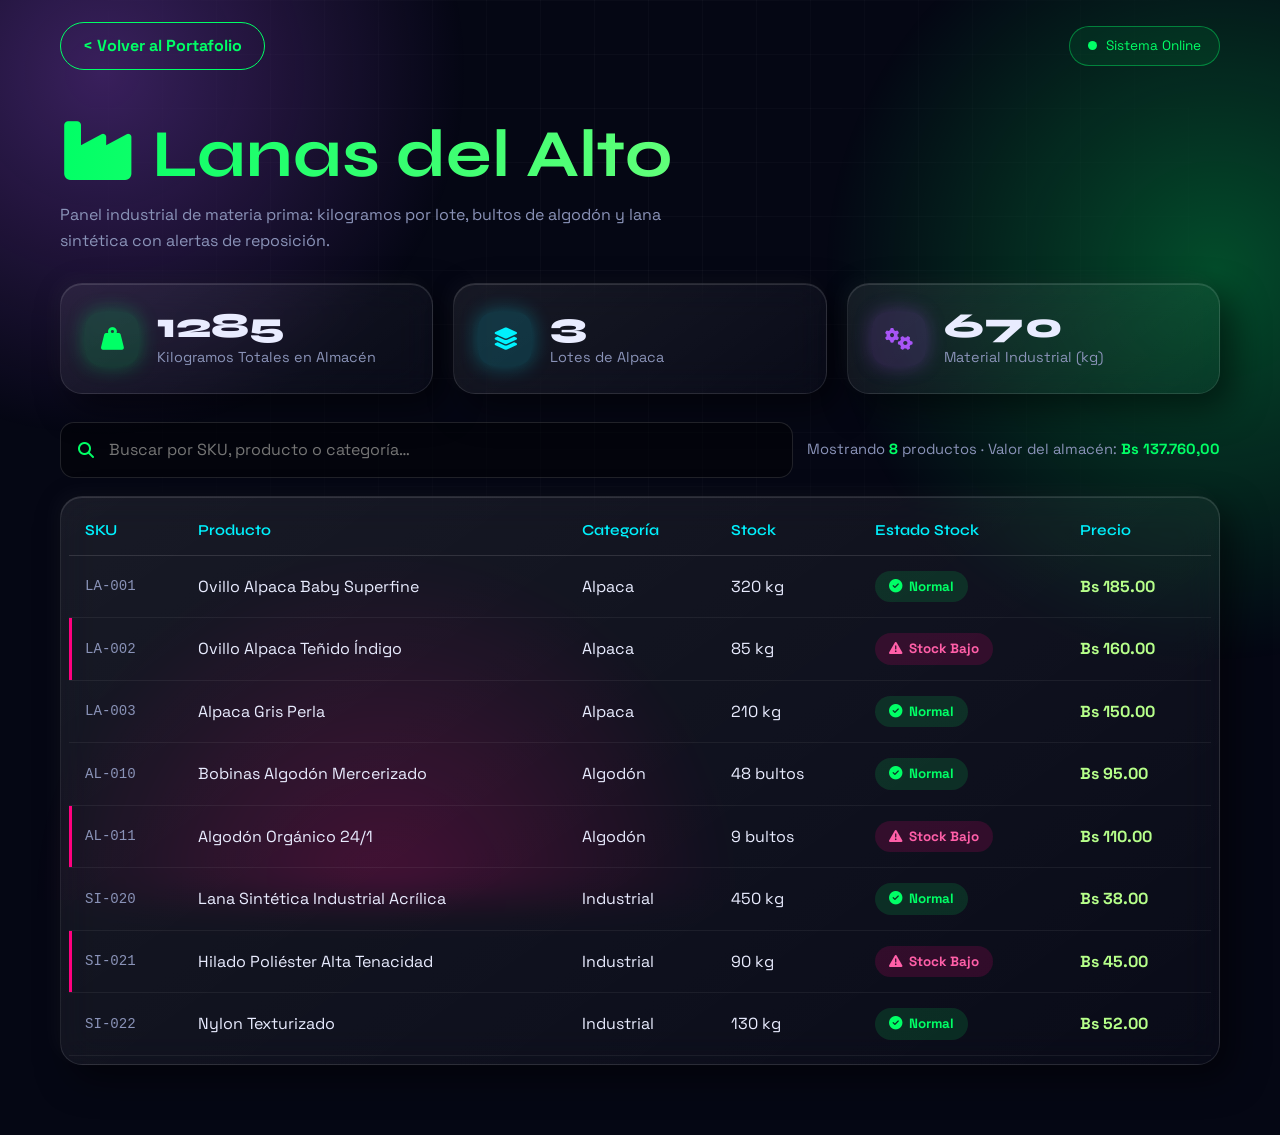
<file: Proyec_Individual/lana.html>
<!DOCTYPE html>
<html lang="es">
<head>
<meta charset="UTF-8"><meta name="viewport" content="width=device-width, initial-scale=1">
<title>Lanas del Alto · Inventario</title>
<link rel="preconnect" href="https://fonts.googleapis.com"><link rel="preconnect" href="https://fonts.gstatic.com" crossorigin>
<link href="https://fonts.googleapis.com/css2?family=Space+Grotesk:wght@400;500;700&family=Syne:wght@600;800&display=swap" rel="stylesheet">
<link rel="stylesheet" href="https://cdnjs.cloudflare.com/ajax/libs/font-awesome/6.5.2/css/all.min.css">
<link rel="stylesheet" href="style.css">
</head>
<body class="t-lana">
<div class="wrap">
  <div class="top"><a href="index.html" class="back">&lt; Volver al Portafolio</a><span class="status"><span class="dot"></span>Sistema Online</span></div>
  <header class="ihead"><h1><i class="fa-solid fa-industry"></i> Lanas del Alto</h1><p>Panel industrial de materia prima: kilogramos por lote, bultos de algodón y lana sintética con alertas de reposición.</p></header>
  <div class="metrics">
    <div class="glass metric" data-metric="unit:kg" style="--ac:var(--lime)"><div class="ic"><i class="fa-solid fa-weight-hanging"></i></div><div><b>0</b><span>Kilogramos Totales en Almacén</span></div></div>
    <div class="glass metric" data-metric="count:Alpaca" style="--ac:var(--cyan)"><div class="ic"><i class="fa-solid fa-layer-group"></i></div><div><b>0</b><span>Lotes de Alpaca</span></div></div>
    <div class="glass metric" data-metric="Industrial" style="--ac:var(--violet)"><div class="ic"><i class="fa-solid fa-gears"></i></div><div><b>0</b><span>Material Industrial (kg)</span></div></div>
    </div>
  <div class="bar"><div class="search"><i class="fa-solid fa-magnifying-glass"></i><input id="q" type="search" placeholder="Buscar por SKU, producto o categoría…" aria-label="Buscar"></div>
    <span class="meta">Mostrando <b id="count">8</b> productos · Valor del almacén: <b id="total">—</b></span></div>
  <div class="glass tw"><table id="inv">
    <thead><tr><th>SKU</th><th>Producto</th><th>Categoría</th><th>Stock</th><th>Estado Stock</th><th>Precio</th></tr></thead>
    <tbody>
      <tr data-cat="Alpaca" data-qty="320" data-min="150" data-price="185.00" data-unit="kg"><td class="sku">LA-001</td><td>Ovillo Alpaca Baby Superfine</td><td>Alpaca</td><td>320 kg</td><td><span class="badge"></span></td><td class="price">Bs 185.00</td></tr>
      <tr data-cat="Alpaca" data-qty="85" data-min="120" data-price="160.00" data-unit="kg"><td class="sku">LA-002</td><td>Ovillo Alpaca Teñido Índigo</td><td>Alpaca</td><td>85 kg</td><td><span class="badge"></span></td><td class="price">Bs 160.00</td></tr>
      <tr data-cat="Alpaca" data-qty="210" data-min="100" data-price="150.00" data-unit="kg"><td class="sku">LA-003</td><td>Alpaca Gris Perla</td><td>Alpaca</td><td>210 kg</td><td><span class="badge"></span></td><td class="price">Bs 150.00</td></tr>
      <tr data-cat="Algodón" data-qty="48" data-min="20" data-price="95.00" data-unit="bultos"><td class="sku">AL-010</td><td>Bobinas Algodón Mercerizado</td><td>Algodón</td><td>48 bultos</td><td><span class="badge"></span></td><td class="price">Bs 95.00</td></tr>
      <tr data-cat="Algodón" data-qty="9" data-min="20" data-price="110.00" data-unit="bultos"><td class="sku">AL-011</td><td>Algodón Orgánico 24/1</td><td>Algodón</td><td>9 bultos</td><td><span class="badge"></span></td><td class="price">Bs 110.00</td></tr>
      <tr data-cat="Industrial" data-qty="450" data-min="200" data-price="38.00" data-unit="kg"><td class="sku">SI-020</td><td>Lana Sintética Industrial Acrílica</td><td>Industrial</td><td>450 kg</td><td><span class="badge"></span></td><td class="price">Bs 38.00</td></tr>
      <tr data-cat="Industrial" data-qty="90" data-min="150" data-price="45.00" data-unit="kg"><td class="sku">SI-021</td><td>Hilado Poliéster Alta Tenacidad</td><td>Industrial</td><td>90 kg</td><td><span class="badge"></span></td><td class="price">Bs 45.00</td></tr>
      <tr data-cat="Industrial" data-qty="130" data-min="80" data-price="52.00" data-unit="kg"><td class="sku">SI-022</td><td>Nylon Texturizado</td><td>Industrial</td><td>130 kg</td><td><span class="badge"></span></td><td class="price">Bs 52.00</td></tr>
      </tbody></table>
    <p class="empty" id="empty">Sin resultados. Prueba con otra palabra.</p></div>
</div>
<script src="https://cdnjs.cloudflare.com/ajax/libs/jquery/3.7.1/jquery.min.js"></script>
<script>window.jQuery||document.write('<script src="https://cdn.jsdelivr.net/npm/jquery@3.7.1/dist/jquery.min.js"><\/script>')</script>
<script src="script.js"></script>
</body>
</html>
</file>
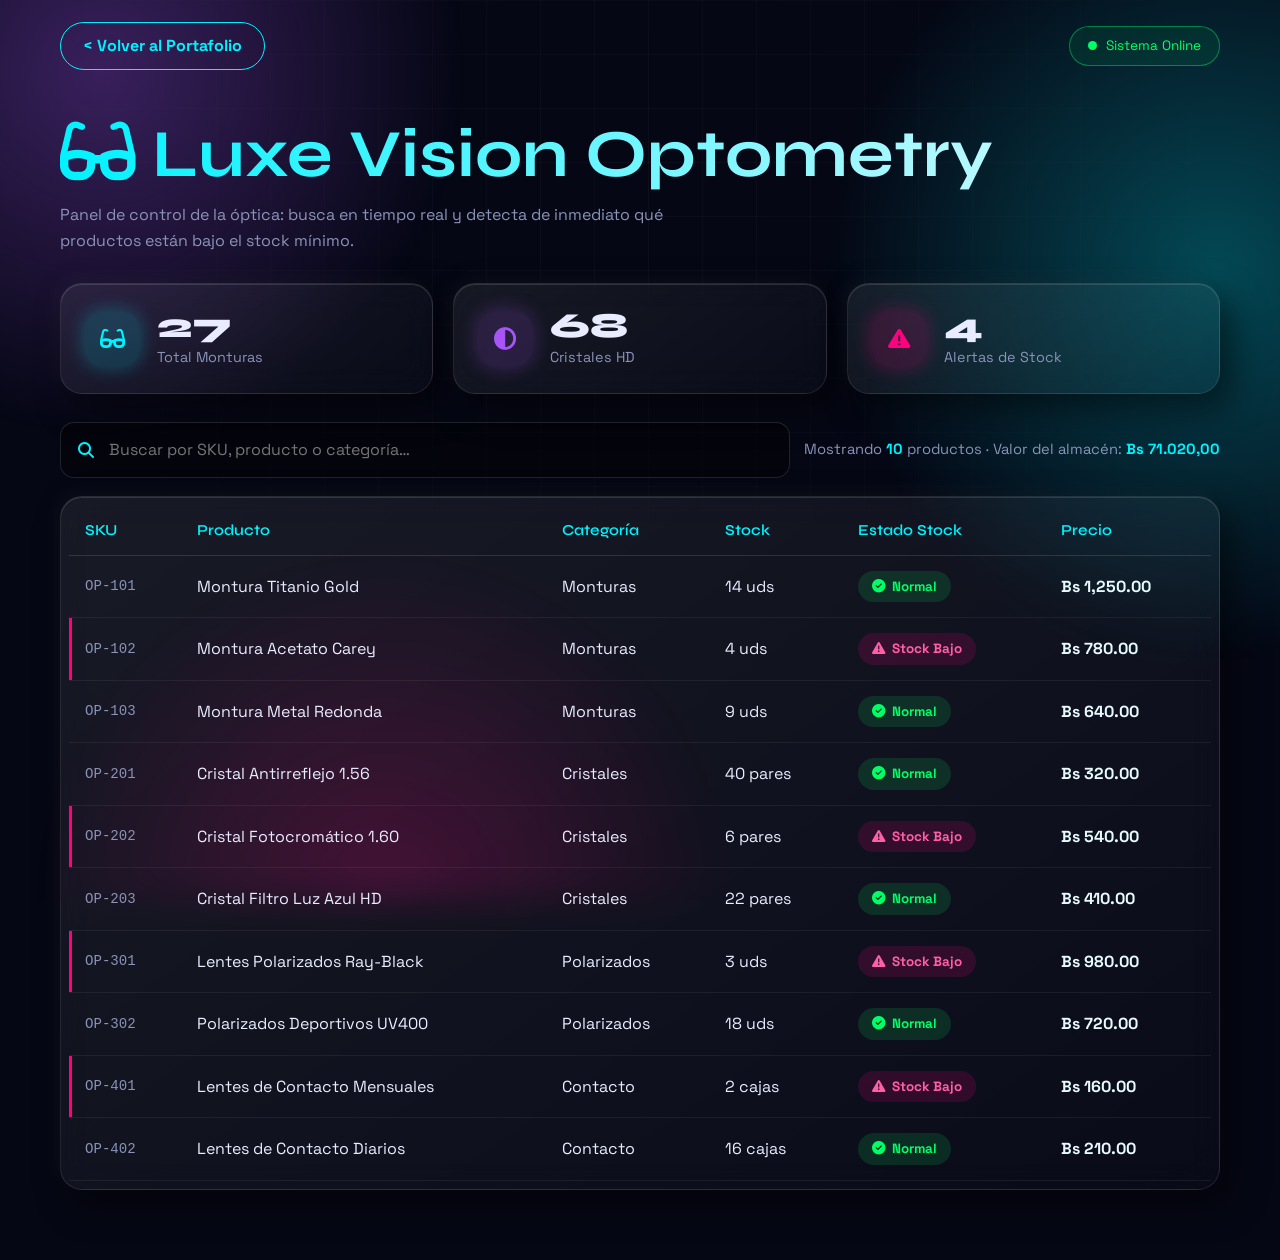
<file: Proyec_Individual/optica.html>
<!DOCTYPE html>
<html lang="es">
<head>
<meta charset="UTF-8"><meta name="viewport" content="width=device-width, initial-scale=1">
<title>Luxe Vision Optometry · Inventario</title>
<link rel="preconnect" href="https://fonts.googleapis.com"><link rel="preconnect" href="https://fonts.gstatic.com" crossorigin>
<link href="https://fonts.googleapis.com/css2?family=Space+Grotesk:wght@400;500;700&family=Syne:wght@600;800&display=swap" rel="stylesheet">
<link rel="stylesheet" href="https://cdnjs.cloudflare.com/ajax/libs/font-awesome/6.5.2/css/all.min.css">
<link rel="stylesheet" href="style.css">
</head>
<body class="t-optica">
<div class="wrap">
  <div class="top"><a href="index.html" class="back">&lt; Volver al Portafolio</a><span class="status"><span class="dot"></span>Sistema Online</span></div>
  <header class="ihead"><h1><i class="fa-solid fa-glasses"></i> Luxe Vision Optometry</h1><p>Panel de control de la óptica: busca en tiempo real y detecta de inmediato qué productos están bajo el stock mínimo.</p></header>
  <div class="metrics">
    <div class="glass metric" data-metric="Monturas" style="--ac:var(--cyan)"><div class="ic"><i class="fa-solid fa-glasses"></i></div><div><b>0</b><span>Total Monturas</span></div></div>
    <div class="glass metric" data-metric="Cristales" style="--ac:var(--violet)"><div class="ic"><i class="fa-solid fa-circle-half-stroke"></i></div><div><b>0</b><span>Cristales HD</span></div></div>
    <div class="glass metric" data-metric="low" style="--ac:var(--pink)"><div class="ic"><i class="fa-solid fa-triangle-exclamation"></i></div><div><b>0</b><span>Alertas de Stock</span></div></div>
    </div>
  <div class="bar"><div class="search"><i class="fa-solid fa-magnifying-glass"></i><input id="q" type="search" placeholder="Buscar por SKU, producto o categoría…" aria-label="Buscar"></div>
    <span class="meta">Mostrando <b id="count">10</b> productos · Valor del almacén: <b id="total">—</b></span></div>
  <div class="glass tw"><table id="inv">
    <thead><tr><th>SKU</th><th>Producto</th><th>Categoría</th><th>Stock</th><th>Estado Stock</th><th>Precio</th></tr></thead>
    <tbody>
      <tr data-cat="Monturas" data-qty="14" data-min="6" data-price="1,250.00" data-unit="uds"><td class="sku">OP-101</td><td>Montura Titanio Gold</td><td>Monturas</td><td>14 uds</td><td><span class="badge"></span></td><td class="price">Bs 1,250.00</td></tr>
      <tr data-cat="Monturas" data-qty="4" data-min="6" data-price="780.00" data-unit="uds"><td class="sku">OP-102</td><td>Montura Acetato Carey</td><td>Monturas</td><td>4 uds</td><td><span class="badge"></span></td><td class="price">Bs 780.00</td></tr>
      <tr data-cat="Monturas" data-qty="9" data-min="5" data-price="640.00" data-unit="uds"><td class="sku">OP-103</td><td>Montura Metal Redonda</td><td>Monturas</td><td>9 uds</td><td><span class="badge"></span></td><td class="price">Bs 640.00</td></tr>
      <tr data-cat="Cristales" data-qty="40" data-min="15" data-price="320.00" data-unit="pares"><td class="sku">OP-201</td><td>Cristal Antirreflejo 1.56</td><td>Cristales</td><td>40 pares</td><td><span class="badge"></span></td><td class="price">Bs 320.00</td></tr>
      <tr data-cat="Cristales" data-qty="6" data-min="12" data-price="540.00" data-unit="pares"><td class="sku">OP-202</td><td>Cristal Fotocromático 1.60</td><td>Cristales</td><td>6 pares</td><td><span class="badge"></span></td><td class="price">Bs 540.00</td></tr>
      <tr data-cat="Cristales" data-qty="22" data-min="10" data-price="410.00" data-unit="pares"><td class="sku">OP-203</td><td>Cristal Filtro Luz Azul HD</td><td>Cristales</td><td>22 pares</td><td><span class="badge"></span></td><td class="price">Bs 410.00</td></tr>
      <tr data-cat="Polarizados" data-qty="3" data-min="8" data-price="980.00" data-unit="uds"><td class="sku">OP-301</td><td>Lentes Polarizados Ray-Black</td><td>Polarizados</td><td>3 uds</td><td><span class="badge"></span></td><td class="price">Bs 980.00</td></tr>
      <tr data-cat="Polarizados" data-qty="18" data-min="8" data-price="720.00" data-unit="uds"><td class="sku">OP-302</td><td>Polarizados Deportivos UV400</td><td>Polarizados</td><td>18 uds</td><td><span class="badge"></span></td><td class="price">Bs 720.00</td></tr>
      <tr data-cat="Contacto" data-qty="2" data-min="10" data-price="160.00" data-unit="cajas"><td class="sku">OP-401</td><td>Lentes de Contacto Mensuales</td><td>Contacto</td><td>2 cajas</td><td><span class="badge"></span></td><td class="price">Bs 160.00</td></tr>
      <tr data-cat="Contacto" data-qty="16" data-min="10" data-price="210.00" data-unit="cajas"><td class="sku">OP-402</td><td>Lentes de Contacto Diarios</td><td>Contacto</td><td>16 cajas</td><td><span class="badge"></span></td><td class="price">Bs 210.00</td></tr>
      </tbody></table>
    <p class="empty" id="empty">Sin resultados. Prueba con otra palabra.</p></div>
</div>
<script src="https://cdnjs.cloudflare.com/ajax/libs/jquery/3.7.1/jquery.min.js"></script>
<script>window.jQuery||document.write('<script src="https://cdn.jsdelivr.net/npm/jquery@3.7.1/dist/jquery.min.js"><\/script>')</script>
<script src="script.js"></script>
</body>
</html>
</file>
<file: lab_JQuery/styles.css>
:root {
    --bg-color: #030712;
    --card-bg: rgba(15, 23, 42, 0.88);
    --glass-border: rgba(255, 255, 255, 0.1);
    --text-color: #f8fafc;
    --text-muted: #94a3b8;
    --box-bg: rgba(30, 41, 59, 0.55);
    --border-color: rgba(255, 255, 255, 0.08);

    --accent-wally: #38bdf8;
    --wally-gradient: linear-gradient(135deg, #0284c7, #38bdf8);
    --wally-glow: rgba(56, 189, 248, 0.3);

    --accent-futsal: #4ade80;
    --futsal-gradient: linear-gradient(135deg, #16a34a, #4ade80);
    --futsal-glow: rgba(74, 222, 128, 0.3);

    --accent-voley: #fbbf24;
    --voley-gradient: linear-gradient(135deg, #d97706, #fbbf24);
    --voley-glow: rgba(251, 191, 36, 0.3);

    --active-accent: var(--accent-wally);
    --active-gradient: var(--wally-gradient);
    --active-glow: var(--wally-glow);
}

/* SÍ FUNCIONA EL MODO CLARO */
body.light-theme {
    --bg-color: #e2e8f0;
    --card-bg: rgba(255, 255, 255, 0.95);
    --glass-border: rgba(0, 0, 0, 0.12);
    --text-color: #0f172a;
    --text-muted: #475569;
    --box-bg: rgba(241, 245, 249, 0.95);
    --border-color: rgba(0, 0, 0, 0.12);
}

body.theme-wally { --active-accent: var(--accent-wally); --active-gradient: var(--wally-gradient); --active-glow: var(--wally-glow); }
body.theme-futsal { --active-accent: var(--accent-futsal); --active-gradient: var(--futsal-gradient); --active-glow: var(--futsal-glow); }
body.theme-voley { --active-accent: var(--accent-voley); --active-gradient: var(--voley-gradient); --active-glow: var(--voley-glow); }

* { box-sizing: border-box; }

body {
    font-family: 'Plus Jakarta Sans', sans-serif;
    background-color: var(--bg-color);
    background-image: 
        radial-gradient(circle at 10% 10%, var(--active-glow) 0px, transparent 40%),
        radial-gradient(circle at 90% 90%, rgba(99, 102, 241, 0.1) 0px, transparent 50%);
    color: var(--text-color);
    margin: 0;
    padding: 0;
    height: 100vh;
    overflow: hidden;
    position: relative;
    transition: background-color 0.3s ease, color 0.3s ease;
}

/* EFECTO DE GLOBOS FLOTANTES */
.floating-balloon {
    position: fixed;
    pointer-events: none;
    font-size: 20px;
    user-select: none;
    z-index: 9999;
    animation: balloonFloat 1.2s cubic-bezier(0.25, 1, 0.5, 1) forwards;
}

@keyframes balloonFloat {
    0% {
        opacity: 1;
        transform: translate(-50%, -50%) scale(0.6) translateY(0);
    }
    50% {
        opacity: 0.9;
        transform: translate(-50%, -50%) scale(1.2) translateY(-40px);
    }
    100% {
        opacity: 0;
        transform: translate(-50%, -50%) scale(0.9) translateY(-90px);
    }
}

/* NAVBAR */
.navbar-compact {
    display: flex;
    justify-content: space-between;
    align-items: center;
    background: var(--card-bg);
    backdrop-filter: blur(16px);
    padding: 0 20px;
    height: 48px;
    border-bottom: 2px solid var(--active-accent);
    box-shadow: 0 4px 15px var(--active-glow);
}

.logo { font-size: 17px; font-weight: 900; }
.logo span { color: var(--active-accent); }
.beta-tag { font-size: 8px; background: var(--active-gradient); color: #fff; padding: 2px 5px; border-radius: 4px; vertical-align: middle; margin-left: 5px; font-family: 'Rajdhani', sans-serif; }

.nav-list { list-style: none; display: flex; gap: 8px; margin: 0; padding: 0; }
.nav-link { 
    color: var(--text-muted); 
    text-decoration: none; 
    font-weight: 800; 
    font-size: 12px; 
    padding: 5px 12px;
    border-radius: 6px;
    font-family: 'Rajdhani', sans-serif;
    letter-spacing: 0.5px;
    transition: all 0.2s;
}
.nav-link:hover { color: var(--text-color); background: rgba(255, 255, 255, 0.08); }
.nav-link.active { color: #fff; background: var(--active-gradient); box-shadow: 0 3px 10px var(--active-glow); }

.theme-btn {
    background: var(--box-bg);
    border: 1px solid var(--border-color);
    color: var(--text-color);
    padding: 4px 10px;
    border-radius: 6px;
    font-size: 11px;
    font-weight: 800;
    cursor: pointer;
}

/* LAYOUT GENERAL */
.dashboard-wrapper {
    height: calc(100vh - 48px);
    padding: 8px;
    display: flex;
    justify-content: center;
    align-items: center;
}

.content-section { width: 100%; height: 100%; max-width: 1200px; }

.glass-panel {
    background: var(--card-bg);
    backdrop-filter: blur(16px);
    border-radius: 12px;
    height: 100%;
    padding: 10px;
    display: flex;
    flex-direction: column;
    gap: 8px;
    border: 1px solid var(--glass-border);
    box-shadow: 0 15px 30px rgba(0, 0, 0, 0.3);
}

/* TOP ROW */
.top-row {
    display: flex;
    justify-content: space-between;
    align-items: center;
    background: var(--box-bg);
    padding: 6px 10px;
    border-radius: 10px;
    border: 1px solid var(--border-color);
}

.canchas-row { display: flex; gap: 8px; flex: 1; }

.cancha-chip {
    display: flex;
    align-items: center;
    gap: 8px;
    background: var(--card-bg);
    border: 1px solid var(--border-color);
    padding: 4px 8px;
    border-radius: 8px;
    cursor: pointer;
    transition: all 0.2s ease;
}

.cancha-chip:hover { border-color: var(--active-accent); }
.cancha-chip.selected { 
    border-color: var(--active-accent); 
    background: rgba(255, 255, 255, 0.05); 
    box-shadow: 0 0 12px var(--active-glow); 
}
.cancha-chip.hidden { display: none !important; }

/* MINIATURAS MEDIANAS */
.chip-avatar { position: relative; width: 36px; height: 28px; }
.chip-img { width: 36px; height: 28px; object-fit: cover; border-radius: 4px; border: 1px solid var(--border-color); }
.badge-lvl {
    position: absolute;
    bottom: -3px;
    right: -3px;
    background: var(--active-gradient);
    color: white;
    font-size: 8px;
    font-weight: 900;
    padding: 0 3px;
    border-radius: 3px;
}

.chip-info strong { display: block; font-size: 11px; font-weight: 800; font-family: 'Rajdhani', sans-serif; }
.chip-info small { font-size: 9px; color: var(--text-muted); }

.btn-ver-todas {
    background: var(--active-gradient);
    color: white;
    border: none;
    padding: 6px 10px;
    border-radius: 6px;
    font-weight: 800;
    font-size: 10px;
    cursor: pointer;
    font-family: 'Rajdhani', sans-serif;
}

/* HEADER FUTSAL / VÓLEY */
.single-cancha-header { display: flex; align-items: center; gap: 8px; }
.cancha-thumb { width: 42px; height: 30px; object-fit: cover; border-radius: 6px; border: 1px solid var(--border-color); }
.single-cancha-text strong { display: block; font-size: 12px; font-weight: 800; color: var(--active-accent); font-family: 'Rajdhani', sans-serif; }
.single-cancha-text small { font-size: 10px; color: var(--text-muted); }

/* STATUS Y TIMER */
.timer-corner-box { display: flex; align-items: center; gap: 6px; }

.status-pill {
    padding: 3px 8px;
    border-radius: 15px;
    font-size: 10px;
    font-weight: 800;
}
.status-pill.disponible { background: rgba(16, 185, 129, 0.15); color: #10b981; border: 1px solid rgba(16, 185, 129, 0.3); }
.status-pill.ocupado { background: rgba(239, 68, 68, 0.15); color: #ef4444; border: 1px solid rgba(239, 68, 68, 0.3); }

.btn-timer-mini {
    background: rgba(245, 158, 11, 0.15);
    border: 1px solid rgba(245, 158, 11, 0.4);
    color: #f59e0b;
    padding: 4px 8px;
    border-radius: 6px;
    font-size: 10px;
    font-weight: 800;
    cursor: pointer;
}

.timer-mini-display {
    background: rgba(245, 158, 11, 0.2);
    color: #f59e0b;
    border: 1px solid #f59e0b;
    padding: 3px 6px;
    border-radius: 6px;
    font-size: 10px;
    font-weight: 800;
}

/* GRID 3 COLUMNAS COMPACTO */
.grid-layout {
    display: grid;
    grid-template-columns: 1fr 1.15fr 1fr;
    gap: 10px;
    flex: 1;
    min-height: 0;
}

.col-section {
    background: var(--box-bg);
    border-radius: 10px;
    padding: 10px;
    border: 1px solid var(--border-color);
    display: flex;
    flex-direction: column;
    gap: 8px;
    min-height: 0;
}

.col-title { 
    font-family: 'Rajdhani', sans-serif;
    margin: 0; 
    font-size: 12px; 
    font-weight: 800;
    letter-spacing: 0.5px;
    text-transform: uppercase; 
    color: var(--active-accent); 
}

.section-sublabel { display: block; font-size: 9.5px; font-weight: 700; color: var(--text-muted); margin-bottom: 3px; text-transform: uppercase; }

/* SLOTS HORARIOS */
.horarios-container { margin: 2px 0; }
.slots-grid { display: grid; grid-template-columns: 1fr 1fr 1fr; gap: 4px; }
.slot-btn {
    background: var(--card-bg);
    border: 1px solid var(--border-color);
    color: var(--text-color);
    padding: 5px;
    border-radius: 5px;
    font-size: 10.5px;
    font-weight: 700;
    cursor: pointer;
    text-align: center;
}
.slot-btn:hover:not(:disabled) { border-color: var(--active-accent); }
.slot-btn.active { background: var(--active-gradient); color: white; border-color: transparent; }
.slot-btn.ocupado { opacity: 0.4; cursor: not-allowed; background: rgba(239, 68, 68, 0.1); }

/* SELECTOR MODO */
.modo-pago-selector { display: flex; gap: 5px; }
.btn-modo {
    flex: 1;
    padding: 5px;
    font-size: 10.5px;
    border: 1px solid var(--border-color);
    background: var(--card-bg);
    color: var(--text-muted);
    border-radius: 6px;
    font-weight: 800;
    font-family: 'Rajdhani', sans-serif;
    cursor: pointer;
}
.btn-modo.active { background: var(--active-gradient); color: white; border-color: transparent; }

.input-compact-grid { display: grid; grid-template-columns: 1fr 1fr; gap: 6px; }
.field-mini label { display: block; font-size: 9.5px; font-weight: 700; color: var(--text-muted); margin-bottom: 2px; }
.field-mini input, .field-mini-block input {
    width: 100%;
    padding: 5px;
    font-size: 11px;
    border: 1px solid var(--border-color);
    background: var(--card-bg);
    color: var(--text-color);
    border-radius: 6px;
    outline: none;
}

.info-card-conjunto {
    background: rgba(255, 255, 255, 0.03);
    border: 1px solid var(--active-accent);
    padding: 8px;
    border-radius: 6px;
    font-size: 10.5px;
    line-height: 1.4;
    color: var(--text-muted);
    margin-top: 6px;
}
.info-card-conjunto strong { color: var(--active-accent); }

.summary-box {
    background: var(--card-bg);
    padding: 6px 10px;
    border-radius: 6px;
    font-size: 10.5px;
    border-left: 3px solid var(--active-accent);
}
.summary-box p { margin: 2px 0; }
.highlight-text { color: var(--active-accent); font-weight: 800; }

/* JUGADORES */
.col-header-flex { display: flex; justify-content: space-between; align-items: center; }
.badge-count { font-size: 10px; background: rgba(255, 255, 255, 0.1); color: var(--active-accent); padding: 1px 6px; border-radius: 4px; font-weight: 800; }

.input-group-mini { display: flex; gap: 5px; }
.input-group-mini input {
    flex: 1;
    padding: 5px 8px;
    font-size: 11px;
    border: 1px solid var(--border-color);
    background: var(--card-bg);
    color: var(--text-color);
    border-radius: 6px;
    outline: none;
}
.input-group-mini button {
    background: #10b981;
    color: white;
    border: none;
    padding: 5px 10px;
    border-radius: 6px;
    font-weight: 800;
    font-size: 11px;
    cursor: pointer;
}

.scroll-list-wrapper { flex: 1; overflow-y: auto; padding-right: 2px; margin-top: 4px; }
.player-list-mini { list-style: none; padding: 0; margin: 0; }
.player-list-mini li {
    background: var(--card-bg);
    border: 1px solid var(--border-color);
    padding: 5px 8px;
    margin-bottom: 4px;
    border-radius: 6px;
    display: flex;
    justify-content: space-between;
    align-items: center;
    font-size: 10.5px;
}

.btn-check-asistencia, .btn-check-pago {
    padding: 2px 5px;
    border-radius: 4px;
    font-size: 9.5px;
    font-weight: 800;
    border: none;
    cursor: pointer;
}
.btn-check-asistencia.confirmado { background: #3b82f6; color: white; }
.btn-check-pago.pagado { background: #10b981; color: white; }

/* PASARELA */
.payment-mini-options { display: flex; gap: 5px; }
.pay-btn-mini {
    flex: 1;
    padding: 5px;
    border: 1px solid var(--border-color);
    background: var(--card-bg);
    color: var(--text-muted);
    font-weight: 800;
    border-radius: 6px;
    font-size: 10.5px;
    cursor: pointer;
}
.pay-btn-mini.active-pay { background: rgba(99, 102, 241, 0.2); color: #818cf8; border-color: #6366f1; }

.qr-box-mini {
    background: var(--card-bg);
    padding: 8px;
    border-radius: 8px;
    text-align: center;
    border: 1px dashed rgba(99, 102, 241, 0.4);
    margin-top: 4px;
}
.qr-code-placeholder-mini {
    background: #ffffff;
    color: #0f172a;
    padding: 6px;
    font-size: 9.5px;
    font-weight: 900;
    border-radius: 4px;
    margin-bottom: 3px;
}
.qr-fake-art {
    width: 28px;
    height: 28px;
    margin: 0 auto 2px auto;
    background: repeating-linear-gradient(45deg, #0f172a, #0f172a 3px, #fff 3px, #fff 6px);
    border-radius: 3px;
}

.confirm-btn-mini {
    background: #10b981;
    color: white;
    border: none;
    padding: 4px 8px;
    font-size: 10px;
    border-radius: 4px;
    font-weight: 800;
    cursor: pointer;
}

.finalizar-container-mini { margin-top: auto; }
.btn-finalizar-reserva-mini {
    width: 100%;
    background: linear-gradient(135deg, #f59e0b, #d97706);
    color: white;
    border: none;
    padding: 10px;
    font-size: 12px;
    font-weight: 900;
    border-radius: 8px;
    cursor: pointer;
    font-family: 'Rajdhani', sans-serif;
    letter-spacing: 1px;
    box-shadow: 0 4px 15px rgba(245, 158, 11, 0.3);
}

::-webkit-scrollbar { width: 3px; }
::-webkit-scrollbar-track { background: transparent; }
::-webkit-scrollbar-thumb { background: var(--border-color); border-radius: 3px; }
</file>
<file: Proyec_Grupal/css/styles.css>
:root{--bg:#eef2f6;--surface:#fff;--surface2:#f3f6f9;--ink:#14202b;--muted:#5b6b79;--line:#d9e1e8;--accent:#0f7b6c;--accent-ink:#fff;--warn:#b45309;--danger:#c0392b;--ok:#15803d;--shadow:0 1px 2px rgba(20,32,43,.06),0 8px 24px rgba(20,32,43,.06);--r:14px;
box-sizing:border-box;padding-top:env(safe-area-inset-top,0px);padding-bottom:env(safe-area-inset-bottom,0px)}
@media (prefers-color-scheme:dark){:root:not([data-theme="light"]){color-scheme:dark;--bg:#0c171e;--surface:#13232d;--surface2:#193039;--ink:#e6eef3;--muted:#92a6b3;--line:#244150;--accent:#3cc6a8;--accent-ink:#06231d;--warn:#f5a524;--danger:#ff7b6b;--ok:#4ade80;--shadow:0 1px 2px rgba(0,0,0,.4),0 8px 24px rgba(0,0,0,.35)}}
:root[data-theme="dark"]{color-scheme:dark;--bg:#0c171e;--surface:#13232d;--surface2:#193039;--ink:#e6eef3;--muted:#92a6b3;--line:#244150;--accent:#3cc6a8;--accent-ink:#06231d;--warn:#f5a524;--danger:#ff7b6b;--ok:#4ade80;--shadow:0 1px 2px rgba(0,0,0,.4),0 8px 24px rgba(0,0,0,.35)}
html{scroll-padding-top:env(safe-area-inset-top,0px)}
*{box-sizing:border-box}
body{margin:0;background:var(--bg);color:var(--ink);font:500 15px/1.5 Manrope,system-ui,-apple-system,"Segoe UI",sans-serif;transition:background .25s,color .25s}
body::before{content:"";position:fixed;inset:0 0 auto;height:env(safe-area-inset-top,0px);background:var(--surface);z-index:60}
button,input,select,textarea{font:inherit;color:inherit}
button{cursor:pointer}
:focus-visible{outline:2px solid var(--accent);outline-offset:2px}
header{position:sticky;top:env(safe-area-inset-top,0px);z-index:50;display:flex;align-items:center;gap:12px;padding:12px 20px;background:var(--surface);border-bottom:1px solid var(--line)}
.brand{display:flex;align-items:center;gap:10px;font-weight:800;font-size:18px;letter-spacing:-.02em}
.logo{width:34px;height:34px;border-radius:10px;background:var(--accent);color:var(--accent-ink);display:grid;place-items:center;font-size:18px}
.spacer{flex:1}
.icon-btn{width:40px;height:40px;border-radius:10px;border:1px solid var(--line);background:var(--surface2);display:grid;place-items:center;font-size:18px}
.icon-btn:hover{border-color:var(--accent)}
.burger{display:none;flex-direction:column;gap:4px}
.burger span{display:block;width:18px;height:2px;background:var(--ink);border-radius:2px;transition:.25s}
body.nav-open .burger span:nth-child(1){transform:translateY(6px) rotate(45deg)}
body.nav-open .burger span:nth-child(2){opacity:0}
body.nav-open .burger span:nth-child(3){transform:translateY(-6px) rotate(-45deg)}
.layout{display:grid;grid-template-columns:230px 1fr;min-height:calc(100vh - 66px)}
nav.side{padding:18px 14px;background:var(--surface);border-right:1px solid var(--line);display:flex;flex-direction:column;gap:4px}
nav.side a{display:flex;gap:10px;align-items:center;padding:10px 12px;border-radius:10px;color:var(--muted);text-decoration:none;font-weight:700}
nav.side a:hover{background:var(--surface2);color:var(--ink)}
nav.side a.active{background:var(--accent);color:var(--accent-ink)}
main{padding:24px;max-width:1200px;width:100%;margin:0 auto}
.view{display:none}.view.active{display:block}
h1{font-size:26px;letter-spacing:-.02em;margin:0 0 4px}
.sub{color:var(--muted);margin:0 0 20px}
.carousel{position:relative;border-radius:var(--r);overflow:hidden;box-shadow:var(--shadow);margin-bottom:22px}
.track{display:flex;transition:transform .5s ease}
.slide{min-width:100%;padding:38px 34px;min-height:190px;color:#fff;display:flex;flex-direction:column;justify-content:center;gap:6px}
.slide h2{margin:0;font-size:clamp(22px,4vw,32px);letter-spacing:-.02em}
.slide p{margin:0;max-width:46ch;opacity:.92}
.s1{background:linear-gradient(120deg,#0f7b6c,#0b4f6c)}.s2{background:linear-gradient(120deg,#b45309,#7c2d12)}.s3{background:linear-gradient(120deg,#4338ca,#1e1b4b)}
.car-btn{position:absolute;top:50%;transform:translateY(-50%);width:38px;height:38px;border-radius:50%;border:0;background:rgba(255,255,255,.22);color:#fff;font-size:18px;backdrop-filter:blur(4px)}
.car-btn:hover{background:rgba(255,255,255,.4)}.prev{left:12px}.next{right:12px}
.dots{position:absolute;bottom:12px;left:0;right:0;display:flex;justify-content:center;gap:7px}
.dots button{width:9px;height:9px;border-radius:50%;border:0;background:rgba(255,255,255,.5);padding:0}
.dots button.on{background:#fff;width:24px;border-radius:6px}
.stats{display:grid;grid-template-columns:repeat(auto-fit,minmax(190px,1fr));gap:14px;margin-bottom:22px}
.stat{background:var(--surface);border:1px solid var(--line);border-radius:var(--r);padding:16px 18px;box-shadow:var(--shadow)}
.stat small{color:var(--muted);font-weight:700}
.stat b{display:block;font-size:26px;letter-spacing:-.02em;margin-top:2px}
.toolbar{display:flex;flex-wrap:wrap;gap:10px;margin-bottom:16px;padding:14px;background:var(--surface);border:1px solid var(--line);border-radius:var(--r)}
.toolbar .field{flex:1 1 160px}
.field label{display:block;font-size:13px;font-weight:700;color:var(--muted);margin-bottom:4px}
input,select,textarea{width:100%;padding:10px 12px;border-radius:10px;border:1px solid var(--line);background:var(--surface2)}
input:focus,select:focus,textarea:focus{border-color:var(--accent)}
.invalid{border-color:var(--danger)!important}
.err{color:var(--danger);font-size:12.5px;min-height:16px;margin-top:3px}
.btn{padding:10px 16px;border-radius:10px;border:1px solid var(--line);background:var(--surface2);font-weight:700}
.btn:hover{border-color:var(--accent)}
.btn.primary{background:var(--accent);color:var(--accent-ink);border-color:var(--accent)}
.btn.danger{color:var(--danger)}
.btn.sm{padding:6px 10px;font-size:13px}
.grid{display:grid;grid-template-columns:repeat(auto-fill,minmax(230px,1fr));gap:16px}
.card{background:var(--surface);border:1px solid var(--line);border-radius:var(--r);overflow:hidden;box-shadow:var(--shadow);display:flex;flex-direction:column}
.thumb{height:130px;display:grid;place-items:center;font-size:54px;position:relative}
.badge{position:absolute;top:10px;right:10px;font-size:12px;font-weight:800;padding:3px 9px;border-radius:99px;background:var(--surface);color:var(--ok)}
.badge.low{color:var(--warn)}.badge.out{color:var(--danger)}
.body{padding:14px;display:flex;flex-direction:column;gap:6px;flex:1}
.body h3{margin:0;font-size:16px}
.meta{color:var(--muted);font-size:13px}
.price{font-weight:800;font-size:18px}
.bar{height:6px;border-radius:6px;background:var(--surface2);overflow:hidden}
.bar i{display:block;height:100%;background:var(--ok)}
.bar.low i{background:var(--warn)}.bar.out i{background:var(--danger)}
.actions{display:flex;gap:6px;margin-top:auto;padding-top:8px}
.actions .btn{flex:1}
.empty{text-align:center;color:var(--muted);padding:40px;background:var(--surface);border:1px dashed var(--line);border-radius:var(--r)}
.tbl{overflow-x:auto;background:var(--surface);border:1px solid var(--line);border-radius:var(--r)}
table{width:100%;border-collapse:collapse;min-width:560px}
th,td{padding:11px 14px;text-align:left;border-bottom:1px solid var(--line)}
th{color:var(--muted);font-size:13px}
.in{color:var(--ok);font-weight:800}.out{color:var(--danger);font-weight:800}
.modal{position:fixed;inset:0;background:rgba(5,12,18,.55);display:none;align-items:center;justify-content:center;padding:16px;z-index:100}
.modal.show{display:flex}
.dialog{background:var(--surface);border-radius:var(--r);padding:22px;width:100%;max-width:520px;max-height:90vh;overflow:auto;box-shadow:var(--shadow)}
.dialog h2{margin:0 0 14px}
.row{display:grid;grid-template-columns:1fr 1fr;gap:12px}
.fgroup{margin-bottom:10px}
.foot{display:flex;justify-content:flex-end;gap:8px;margin-top:12px}
.swatches{display:flex;gap:8px;flex-wrap:wrap}
.swatches button{width:30px;height:30px;border-radius:50%;border:2px solid transparent}
.swatches button.on{border-color:var(--ink)}
#toast{position:fixed;bottom:calc(20px + env(safe-area-inset-bottom,0px));left:50%;transform:translateX(-50%) translateY(30px);background:var(--ink);color:var(--bg);padding:10px 18px;border-radius:10px;opacity:0;transition:.3s;z-index:200;font-weight:700}
#toast.show{opacity:1;transform:translateX(-50%)}
.scrim{display:none}
@media (max-width:900px){
.burger{display:flex}
.layout{grid-template-columns:1fr}
nav.side{position:fixed;top:0;bottom:0;left:0;width:250px;z-index:70;padding-top:calc(70px + env(safe-area-inset-top,0px));transform:translateX(-100%);transition:transform .3s}
body.nav-open nav.side{transform:none}
body.nav-open .scrim{display:block;position:fixed;inset:0;background:rgba(5,12,18,.5);z-index:65}
header{z-index:80}
main{padding:16px}.row{grid-template-columns:1fr}
}
.chips{display:flex;gap:8px;overflow-x:auto;padding-bottom:10px;margin-bottom:6px}
.chip{white-space:nowrap;padding:7px 14px;border-radius:99px;border:1px solid var(--line);background:var(--surface);font-weight:700;color:var(--muted)}
.chip:hover{border-color:var(--accent)}.chip.on{background:var(--accent);color:var(--accent-ink);border-color:var(--accent)}
.catlink,#catToggle{display:block;width:100%;text-align:left;background:none;border:0;padding:8px 12px;border-radius:10px;color:var(--muted);font-weight:700}
.catlink{padding-left:34px;font-weight:600}
.catlink:hover,#catToggle:hover{background:var(--surface2);color:var(--ink)}
.valid{border-color:var(--ok)!important}
.more{width:100%;margin-top:2px}.extra{padding:6px 0}
.two{display:grid;grid-template-columns:1fr 1fr;gap:16px;align-items:start}
.panel{background:var(--surface);border:1px solid var(--line);border-radius:var(--r);padding:18px;margin-bottom:16px;box-shadow:var(--shadow)}
.company{list-style:none;margin:12px 0 0;padding:0;display:grid;gap:8px}
.socials{display:flex;flex-wrap:wrap;gap:10px;margin-top:12px}
.social{display:inline-flex;gap:8px;align-items:center;padding:9px 14px;border-radius:99px;border:1px solid var(--line);background:var(--surface2);color:var(--ink);text-decoration:none;font-weight:700;transition:transform .2s,border-color .2s}
.social:hover{border-color:var(--accent);transform:translateY(-2px)}
.ok{background:var(--surface2);border-left:4px solid var(--ok);padding:10px 12px;border-radius:8px;margin-top:10px}
.cnt{text-align:right;color:var(--muted);font-size:12px}
.sitefoot{padding:20px;border-top:1px solid var(--line);background:var(--surface);display:flex;flex-wrap:wrap;gap:12px;justify-content:space-between;align-items:center;color:var(--muted)}
.sitefoot .socials{margin:0}
@media (max-width:760px){.two{grid-template-columns:1fr}}
.alert{display:flex;flex-wrap:wrap;gap:8px;align-items:center;background:var(--surface);border:1px solid var(--warn);border-left:5px solid var(--warn);border-radius:var(--r);padding:12px 14px;margin-bottom:16px}
.brow{display:grid;grid-template-columns:110px 1fr 40px;gap:10px;align-items:center;margin:8px 0}
.brow .bar{height:10px}.brow b{text-align:right}
.fav{position:absolute;top:8px;left:8px;width:32px;height:32px;border-radius:50%;border:0;background:var(--surface);font-size:16px;color:var(--muted)}
.fav.on{color:#f5a524}
.faq .q{width:100%;text-align:left;background:none;border:0;border-bottom:1px solid var(--line);padding:12px 0;font-weight:700}
.faq .a{padding:10px 0;color:var(--muted)}
#toTop{position:fixed;right:16px;bottom:calc(16px + env(safe-area-inset-bottom,0px));z-index:40}
@media (prefers-reduced-motion:reduce){*{transition:none!important}}
</file>
<file: Proyec_Individual/style.css>
/* INVENTORYLAB · Cyberpunk Dark Luxury / Neón Neumórfico */
:root{--bg:#050714;--lime:#00ff66;--cyan:#00f2fe;--pink:#ff007f;--violet:#a855f7;--flame:#ff5e00;--text:#e9ecff;--muted:#8a93b8;--ac:var(--cyan);--ac2:var(--violet);--r:22px}
*{box-sizing:border-box;margin:0;padding:0}
html{scroll-behavior:smooth}
body{font-family:'Space Grotesk',sans-serif;background:var(--bg);color:var(--text);line-height:1.6;overflow-x:hidden;min-height:100vh}
body::before{content:"";position:fixed;inset:0;z-index:-1;background:radial-gradient(520px 520px at 8% 8%,rgba(168,85,247,.32),transparent 70%),radial-gradient(560px 560px at 95% 30%,color-mix(in srgb,var(--ac) 28%,transparent),transparent 70%),radial-gradient(500px 500px at 30% 100%,rgba(255,0,127,.22),transparent 70%)}
body::after{content:"";position:fixed;inset:0;z-index:-1;background-image:linear-gradient(rgba(255,255,255,.03) 1px,transparent 1px),linear-gradient(90deg,rgba(255,255,255,.03) 1px,transparent 1px);background-size:54px 54px;-webkit-mask:radial-gradient(ellipse at 50% 20%,#000,transparent 75%);mask:radial-gradient(ellipse at 50% 20%,#000,transparent 75%)}
h1,h2,h3,.logo{font-family:'Syne',sans-serif;line-height:1.08}
a{color:inherit;text-decoration:none}
.wrap{width:min(1160px,92%);margin:0 auto}
section{padding:90px 0}
:focus-visible{outline:2px solid var(--ac);outline-offset:3px}
.t-optica{--ac:var(--cyan);--ac2:#e6faff}.t-lana{--ac:var(--lime);--ac2:#b6ff8a}.t-comida{--ac:var(--pink);--ac2:var(--flame)}

/* Glass neumórfico */
.glass{--ac:var(--cyan);background:linear-gradient(145deg,rgba(255,255,255,.08),rgba(255,255,255,.02));backdrop-filter:blur(18px);-webkit-backdrop-filter:blur(18px);border:1px solid rgba(255,255,255,.1);border-radius:var(--r);box-shadow:12px 14px 34px rgba(0,0,0,.5),-6px -6px 20px rgba(255,255,255,.03),inset 0 1px 0 rgba(255,255,255,.12);transition:border-color .35s,box-shadow .35s,transform .35s}
.glass:hover{border-color:var(--ac);box-shadow:12px 14px 34px rgba(0,0,0,.5),0 0 34px color-mix(in srgb,var(--ac) 45%,transparent),inset 0 0 22px color-mix(in srgb,var(--ac) 10%,transparent)}
.btn{display:inline-flex;align-items:center;gap:10px;padding:14px 30px;border-radius:99px;border:1px solid var(--ac);background:transparent;color:var(--text);font:700 1rem 'Space Grotesk';cursor:pointer;transition:.3s}
.btn.fill{background:linear-gradient(100deg,var(--ac),var(--ac2));color:#050714;border-color:transparent;box-shadow:0 0 26px color-mix(in srgb,var(--ac) 50%,transparent)}
.btn:hover{transform:translateY(-3px);box-shadow:0 0 34px color-mix(in srgb,var(--ac) 65%,transparent)}
.grad{background:linear-gradient(100deg,var(--lime),var(--cyan) 45%,var(--pink) 80%,var(--violet));background-size:220% 100%;-webkit-background-clip:text;background-clip:text;color:transparent;animation:shift 7s linear infinite}
@keyframes shift{to{background-position:220% 0}}
@keyframes pulseGlow{0%,100%{box-shadow:0 0 0 0 color-mix(in srgb,var(--ac) 70%,transparent)}50%{box-shadow:0 0 0 9px transparent}}
@keyframes floatAnimation{0%,100%{transform:translateY(0)}50%{transform:translateY(-16px)}}
@keyframes grow{from{transform:scaleY(.1)}}
@keyframes sheen{to{background-position:-200% 0}}
@keyframes rowIn{from{opacity:0;transform:translateX(-14px)}}

/* Navbar */
.nav{position:fixed;inset:0 0 auto;z-index:50;padding:16px 0;transition:.3s}
.nav.scrolled{background:rgba(5,7,20,.78);backdrop-filter:blur(16px);border-bottom:1px solid rgba(255,255,255,.08);padding:10px 0}
.nav .wrap{display:flex;align-items:center;justify-content:space-between;gap:20px}
.logo{font-size:1.45rem;font-weight:800;letter-spacing:.04em;background:linear-gradient(90deg,#fff 0%,var(--cyan) 25%,#fff 50%,var(--lime) 75%,#fff 100%);background-size:200% 100%;-webkit-background-clip:text;background-clip:text;color:transparent;animation:sheen 4s linear infinite}
.logo i{-webkit-text-fill-color:var(--lime);margin-right:8px;filter:drop-shadow(0 0 8px var(--lime))}
.menu{display:flex;gap:28px;list-style:none}
.menu a{color:var(--muted);font-weight:500;transition:.2s}.menu a:hover{color:var(--cyan);text-shadow:0 0 12px var(--cyan)}
.status{--ac:var(--lime);display:inline-flex;align-items:center;gap:9px;padding:8px 18px;border:1px solid rgba(0,255,102,.4);border-radius:99px;font-size:.85rem;color:var(--lime);background:rgba(0,255,102,.07)}
.dot{width:9px;height:9px;border-radius:50%;background:var(--ac);animation:pulseGlow 1.8s infinite}
.burger{display:none;min-width:42px;min-height:42px;background:none;border:0;color:var(--text);font-size:1.5rem;cursor:pointer}

/* Hero */
.hero{min-height:100vh;display:grid;align-items:center;padding:120px 0 70px}
.hero .wrap{display:grid;grid-template-columns:1.1fr .9fr;gap:50px;align-items:center}
.badge-top{display:inline-flex;align-items:center;gap:10px;padding:7px 18px;border-radius:99px;border:1px solid rgba(255,255,255,.14);background:rgba(255,255,255,.04);font-size:.88rem;color:var(--muted);margin-bottom:24px;--ac:var(--cyan)}
.hero h1{font-size:clamp(2.6rem,6.4vw,5.2rem);font-weight:800;letter-spacing:-.03em}
.hero p{color:var(--muted);font-size:1.15rem;max-width:50ch;margin:24px 0 36px}
.float{animation:floatAnimation 6s ease-in-out infinite}
.tilt{transition:transform .25s ease-out}
.dash{padding:26px;--ac:var(--cyan)}
.dash-h{display:flex;gap:7px;margin-bottom:18px}.dash-h i{width:11px;height:11px;border-radius:50%;background:var(--pink)}.dash-h i:nth-child(2){background:var(--flame)}.dash-h i:nth-child(3){background:var(--lime)}
.kpis{display:grid;grid-template-columns:repeat(3,1fr);gap:12px;margin-bottom:20px}
.kpis div{padding:12px;border-radius:14px;background:rgba(255,255,255,.05)}.kpis b{display:block;font-family:'Syne';font-size:1.5rem}.kpis span{font-size:.75rem;color:var(--muted)}
.kpis div:nth-child(1) b{color:var(--cyan)}.kpis div:nth-child(2) b{color:var(--lime)}.kpis div:nth-child(3) b{color:var(--pink)}
.bars{display:flex;align-items:flex-end;gap:10px;height:130px}
.bars i{flex:1;height:var(--h);border-radius:8px 8px 3px 3px;background:linear-gradient(to top,var(--violet),var(--cyan));transform-origin:bottom;animation:grow 1.2s cubic-bezier(.2,.8,.2,1) backwards,pulseBar 3s ease-in-out infinite alternate}
.bars i:nth-child(even){background:linear-gradient(to top,var(--pink),var(--flame))}
.bars i:nth-child(1){animation-delay:.1s}.bars i:nth-child(2){animation-delay:.2s}.bars i:nth-child(3){animation-delay:.3s}.bars i:nth-child(4){animation-delay:.4s}.bars i:nth-child(5){animation-delay:.5s}.bars i:nth-child(6){animation-delay:.6s}.bars i:nth-child(7){animation-delay:.7s}
@keyframes pulseBar{to{filter:brightness(1.35)}}

/* Secciones */
.sec-h{margin-bottom:46px}.sec-h h2{font-size:clamp(2rem,4.5vw,3.2rem)}.sec-h p{color:var(--muted);margin-top:10px;max-width:56ch}
.caps{display:grid;grid-template-columns:repeat(auto-fit,minmax(240px,1fr));gap:22px}
.cap{padding:30px}.cap .n{font:800 3.2rem 'Syne';color:transparent;-webkit-text-stroke:1px var(--ac);opacity:.8}
.cap h3{margin:8px 0;font-size:1.25rem}.cap p{color:var(--muted);font-size:.95rem}.cap i.fa-solid{color:var(--ac);float:right;font-size:1.4rem;filter:drop-shadow(0 0 8px var(--ac))}
.projs{display:grid;grid-template-columns:repeat(auto-fit,minmax(300px,1fr));gap:26px}
.proj{overflow:hidden;display:flex;flex-direction:column}
.ban{height:190px;display:grid;place-items:center;font-size:4.4rem;color:#fff;position:relative;background:radial-gradient(circle at 30% 20%,color-mix(in srgb,var(--ac) 70%,transparent),transparent 65%),repeating-linear-gradient(45deg,rgba(255,255,255,.05) 0 2px,transparent 2px 14px),linear-gradient(135deg,#0c1030,#1a0f3a)}
.ban i{filter:drop-shadow(0 0 22px var(--ac));transition:.4s}.proj:hover .ban i{transform:scale(1.18) rotate(-6deg)}
.proj .body{padding:26px;display:flex;flex-direction:column;gap:12px;flex:1}
.proj h3{font-size:1.45rem;color:var(--ac)}.proj p{color:var(--muted);font-size:.95rem;flex:1}
.chips{display:flex;gap:8px;flex-wrap:wrap}.chips em{font-style:normal;font-size:.78rem;padding:4px 12px;border-radius:99px;border:1px solid color-mix(in srgb,var(--ac) 50%,transparent);color:var(--ac)}
.proj .btn{justify-content:center}.proj .btn:hover{background:var(--ac);color:#050714}

/* Carrusel */
.car{position:relative;overflow:hidden}.car-t{display:flex;transition:transform .6s cubic-bezier(.65,0,.25,1)}
.car-t>*{padding:0 10px}
.car-b{position:absolute;top:40%;width:42px;height:42px;border-radius:50%;border:1px solid rgba(255,255,255,.2);background:rgba(5,7,20,.8);color:var(--text);cursor:pointer;z-index:2;transition:.2s}
.car-b:hover{border-color:var(--cyan);color:var(--cyan)}.car-b.p{left:4px}.car-b.n{right:4px}
.car-d{display:flex;justify-content:center;gap:8px;margin-top:18px}.car-d i{width:9px;height:9px;border-radius:9px;background:rgba(255,255,255,.2);cursor:pointer;transition:.3s}.car-d i.on{width:28px;background:linear-gradient(90deg,var(--cyan),var(--pink))}
.tc{padding:30px;height:100%}.tc q{display:block;quotes:none;margin-bottom:20px}.tc b{color:var(--cyan)}.tc span{display:block;color:var(--muted);font-size:.85rem}

/* Contacto y footer */
.contact{padding:44px;display:grid;grid-template-columns:1fr 1.2fr;gap:40px}
.contact ul{list-style:none;color:var(--muted);display:grid;gap:12px;margin-top:20px}.contact li i{color:var(--lime);width:22px}
form{display:grid;gap:14px}
input,textarea{width:100%;padding:14px 18px;border-radius:14px;border:1px solid rgba(255,255,255,.12);background:rgba(0,0,0,.4);color:var(--text);font:inherit;transition:.25s}
input:focus,textarea:focus{outline:none;border-color:var(--cyan);box-shadow:0 0 0 3px rgba(0,242,254,.18)}
textarea{min-height:120px;resize:vertical}.bad{border-color:var(--pink)!important}
.fb{display:none;padding:13px 16px;border-radius:12px;gap:10px;align-items:center}
.fb.ok{display:flex;color:var(--lime);background:rgba(0,255,102,.1);border:1px solid var(--lime)}.fb.er{display:flex;color:var(--pink);background:rgba(255,0,127,.1);border:1px solid var(--pink)}
footer{border-top:1px solid rgba(255,255,255,.08);padding:34px 0;color:var(--muted);font-size:.92rem}
footer .wrap{display:flex;justify-content:space-between;align-items:center;gap:16px;flex-wrap:wrap}
footer a:hover{color:var(--cyan)}

/* Sistemas de inventario */
.top{padding:22px 0;display:flex;justify-content:space-between;align-items:center;gap:14px;flex-wrap:wrap}
.back{display:inline-flex;align-items:center;gap:10px;padding:10px 22px;border-radius:99px;border:1px solid var(--ac);color:var(--ac);font-weight:700;transition:.3s}
.back:hover{background:var(--ac);color:#050714;box-shadow:0 0 28px var(--ac)}
.ihead{padding:26px 0 30px}.ihead h1{font-size:clamp(2.2rem,6vw,4.2rem);background:linear-gradient(100deg,var(--ac),var(--ac2));-webkit-background-clip:text;background-clip:text;color:transparent}
.ihead p{color:var(--muted);margin-top:12px;max-width:62ch}
.metrics{display:grid;grid-template-columns:repeat(auto-fit,minmax(210px,1fr));gap:20px;margin-bottom:28px}
.metric{--ac:inherit;padding:24px;display:flex;gap:18px;align-items:center}
.metric .ic{width:54px;height:54px;border-radius:16px;display:grid;place-items:center;font-size:1.4rem;color:var(--ac);background:color-mix(in srgb,var(--ac) 14%,transparent);box-shadow:0 0 20px color-mix(in srgb,var(--ac) 30%,transparent)}
.metric b{display:block;font:800 2.2rem 'Syne';line-height:1}.metric span{color:var(--muted);font-size:.9rem}
.metric.warn{--ac:var(--pink)}.metric.warn b{color:var(--pink)}
.bar{display:flex;gap:14px;flex-wrap:wrap;align-items:center;margin-bottom:18px}
.search{position:relative;flex:1 1 300px}.search i{position:absolute;left:18px;top:50%;transform:translateY(-50%);color:var(--ac)}.search input{padding-left:48px}
.meta{color:var(--muted);font-size:.92rem}.meta b{color:var(--ac)}
.tw{overflow-x:auto;padding:8px;margin-bottom:70px}
table{width:100%;border-collapse:collapse;min-width:760px}
th{text-align:left;padding:16px;color:var(--ac);font:600 .95rem 'Syne';border-bottom:1px solid rgba(255,255,255,.12);white-space:nowrap}
td{padding:15px 16px;border-bottom:1px solid rgba(255,255,255,.06)}
tbody tr{animation:rowIn .5s backwards;transition:.25s}tbody tr:hover{background:color-mix(in srgb,var(--ac) 8%,transparent)}
tbody tr:nth-child(2){animation-delay:.05s}tbody tr:nth-child(3){animation-delay:.1s}tbody tr:nth-child(4){animation-delay:.15s}tbody tr:nth-child(5){animation-delay:.2s}tbody tr:nth-child(6){animation-delay:.25s}tbody tr:nth-child(n+7){animation-delay:.3s}
tr.is-low td:first-child{box-shadow:inset 3px 0 var(--pink)}
.sku{color:var(--muted);font-size:.88rem;font-family:monospace}.price{font-weight:700;color:var(--ac2)}
.badge{display:inline-flex;gap:7px;align-items:center;padding:5px 14px;border-radius:99px;font-size:.84rem;font-weight:700;white-space:nowrap}
.badge.ok{background:rgba(0,255,102,.13);color:var(--lime)}.badge.low{background:rgba(255,0,127,.15);color:#ff5fa8;animation:pulseGlow 1.8s infinite;--ac:var(--pink)}
.empty{display:none;text-align:center;padding:28px;color:var(--muted)}

@media(max-width:900px){.hero .wrap{grid-template-columns:1fr}.contact{grid-template-columns:1fr;padding:28px}}
@media(max-width:760px){.burger{display:block}.status{display:none}.menu{position:absolute;top:100%;left:0;right:0;flex-direction:column;gap:0;background:rgba(5,7,20,.96);display:none;border-bottom:1px solid rgba(255,255,255,.1)}.menu.open{display:flex}.menu a{display:block;padding:16px 6%}section{padding:64px 0}}
@media(prefers-reduced-motion:reduce){*{animation:none!important;transition:none!important}}
</file>
